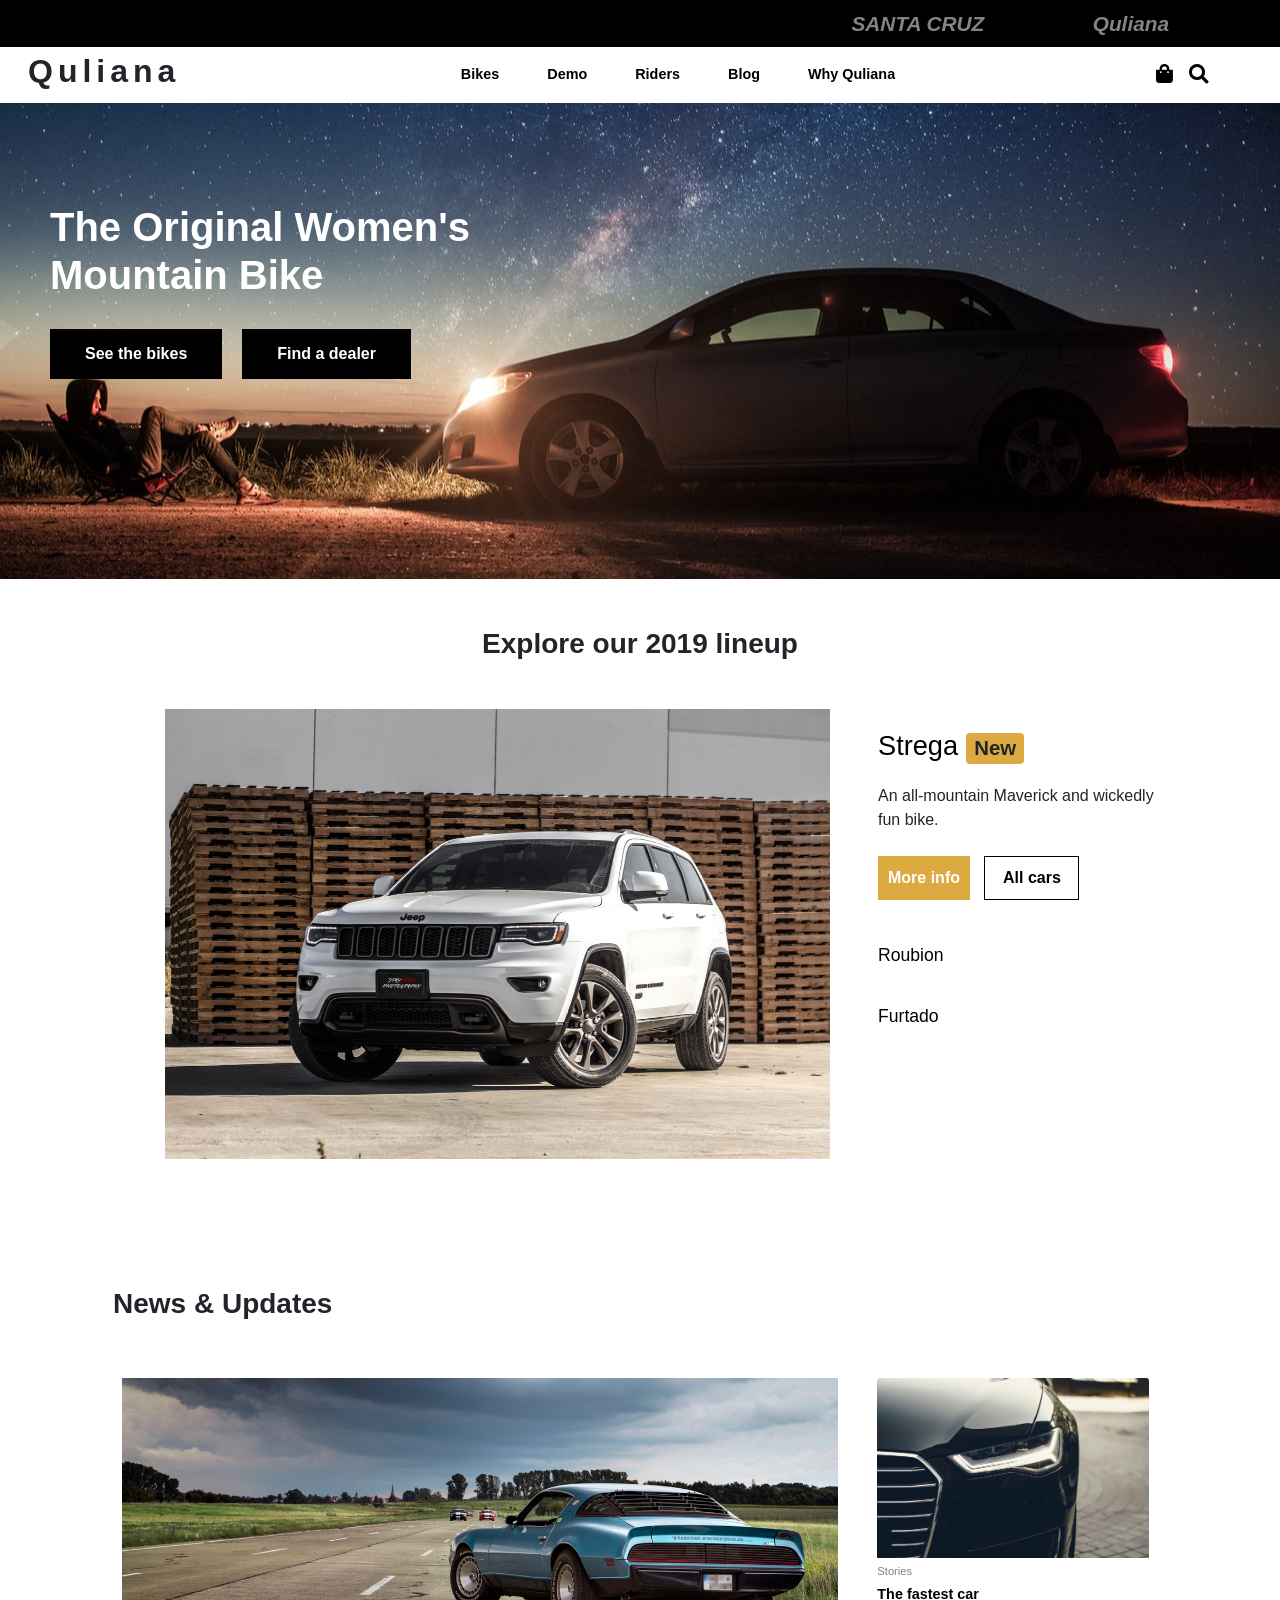
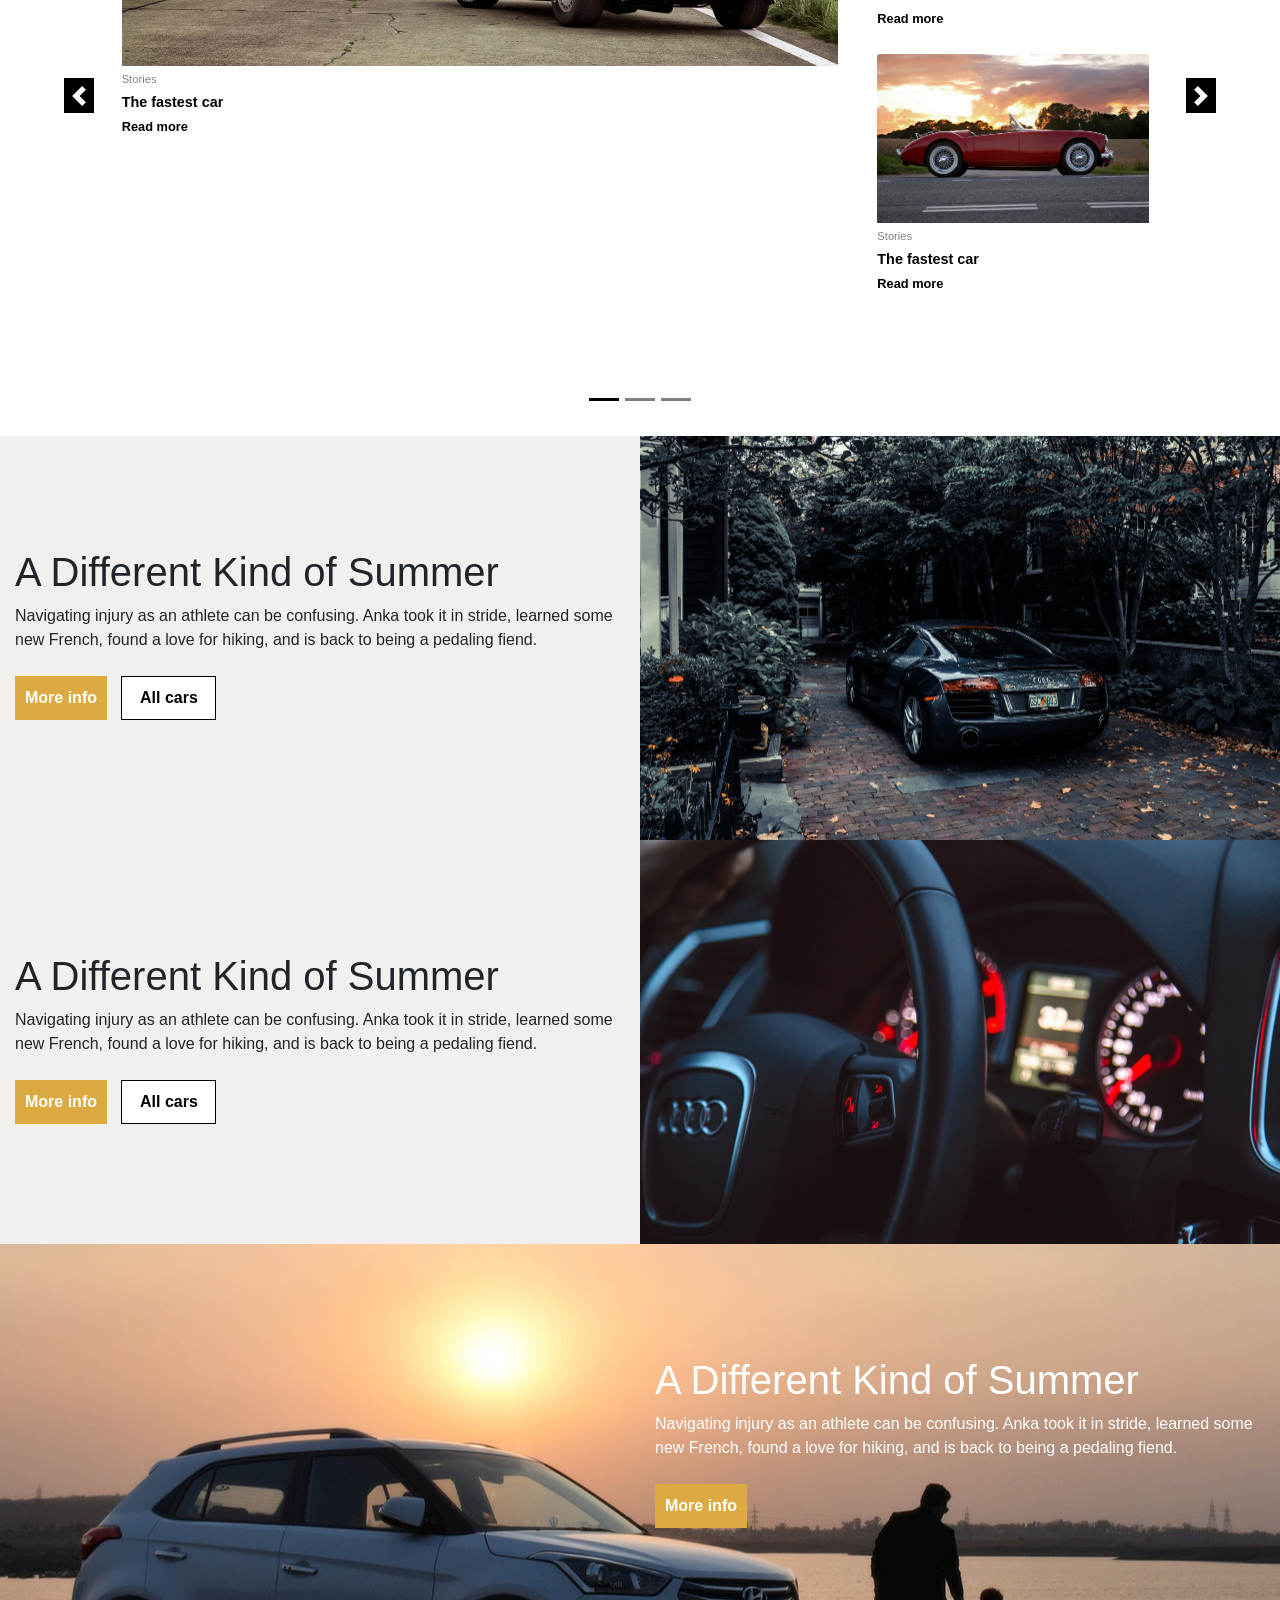
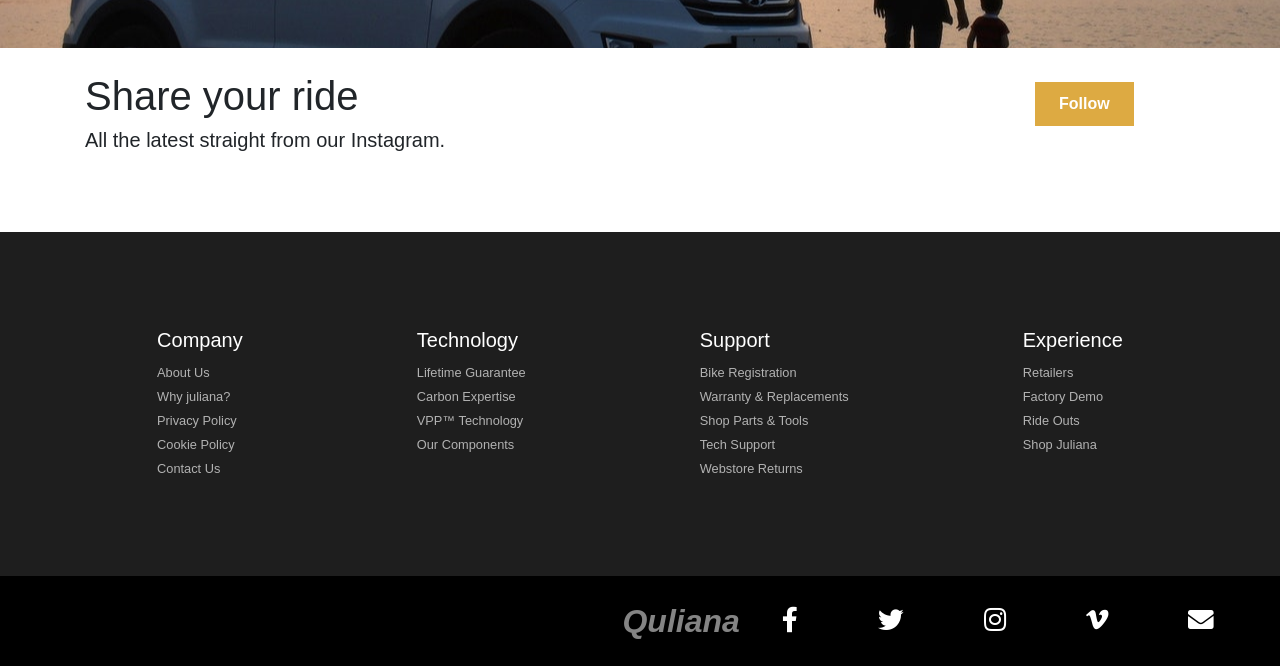
<file: docs/index.html>
<!DOCTYPE html>
<html lang="en">
<head>
    <meta charset="UTF-8">
    <meta name="viewport" content="width=device-width, initial-scale=1.0">
    <meta http-equiv="X-UA-Compatible" content="ie=edge">
    <title>Car-shop</title>
    <link rel="stylesheet" type="text/css" href="css/bootstrap.css">
    <link rel="stylesheet" type="text/css" href="css/index.css">
    <link rel="stylesheet" href="https://use.fontawesome.com/releases/v5.6.3/css/all.css" integrity="sha384-UHRtZLI+pbxtHCWp1t77Bi1L4ZtiqrqD80Kn4Z8NTSRyMA2Fd33n5dQ8lWUE00s/" crossorigin="anonymous">
<body> 








<div id="burger-body" class="container-fluid m-0">
<div style="height: 110vh" class="row justify-content-center">

  <ul class="nav flex-column">
      <li class="nav-item mx-1 mt-3" style="background-color: rgb(241, 241, 241);">
        
        </li>
    <li class="nav-item mx-1 mt-3">
      <a class="nav-link bold-size" href="#">Cars</a>
    </li>
    <li class="nav-item mx-1 mt-4">
      <a class="nav-link bold-size" href="#">Demo</a>
    </li>
    <li class="nav-item mx-1 mt-4">
      <a class="nav-link bold-size" href="#">Riders</a>
    </li>
    <li class="nav-item mx-1 mt-4">
            <a class="nav-link bold-size" href="#">Blog</a>
          </li>
          <li class="nav-item mx-1 mt-4">
                <a class="nav-link bold-size" href="#">Why Quliana</a>
              </li>
              <li class="nav-item mx-1 mt-4">
                  <a class="nav-link bold-size" href="#"><i class="fas fa-shopping-bag fa-lg"></i> Shop Quliana</a>
                </li>
  </ul>
  <ul class="nav">
                        <li class="nav-item mx-2">
                          <a class="nav-link color-black" href="#"><i class="fab fa-facebook-f fa-2x"></i></a>
                        </li>
                        <li class="nav-item mx-2">
                          <a class="nav-link color-black" href="#"><i class="fab fa-twitter  fa-2x"></i></a>
                        </li>
                        <li class="nav-item mx-2">
                          <a class="nav-link color-black" href="#"><i class="fab fa-instagram  fa-2x"></i></a>
                        </li>
                        <li class="nav-item mx-2">
                                <a class="nav-link color-black" href="#"><i class="fab fa-vimeo-v  fa-2x"></i></a>
                              </li>
                              <li class="nav-item mx-2">
                                    <a class="nav-link color-black" href="#"><i class="fas fa-envelope  fa-2x"></i></a>
                                  </li>                                                                                                     
                      </ul>    
</div>
</div>









  <div class="black">
    <div id="page">



<div class="container-fluid">
    <div class="row hidden">
        <div class="col-md-12 two-logos">
            <p class="text-right my-2 mx-5 "><a class="logo mx-2" id="logo-1">SANTA CRUZ</a> <a class="logo  mx-5" id="logo-2" class="m-5">Quliana</a></p>
        </div>
    </div>
    <div class="row align-items-center">


        <div id="menu-logo">
            <p class="juliana">Quliana</p>
            <div id="burger-wrapper" class="m-0"><span class="burger-btn"></span></div>
        </div>
        <div class="row justify-content-center" id="menu">
          <ul style="float: left;" class="m-0">
            <li class="menu-li mr-4 hiddenClass" style="margin-left: 90px"><a class="bold menu-hover">Bikes</a></li>
            <li class="menu-li mx-4 hiddenClass"><a class="bold menu-hover">Demo</a></li>
            <li class="menu-li mx-4 hiddenClass"><a class="bold menu-hover">Riders</a></li>
            <li class="menu-li mx-4 hiddenClass"><a class="bold menu-hover">Blog</a></li>
            <li class="menu-li mx-4 hiddenClass"><a class="bold menu-hover">Why Quliana</a></li>                  
          </ul>
        </div>
        <ul id="menu-icons" class="m-0">
            <li class="menu-li mx-2 menu-hover hiddenClass"><a class="menu-hover"><i class="fas fa-shopping-bag fa-lg"></i></a></li> 
            
            
            <li  id="search-text" class="nav-item hidden-pc menu-li">
                <div style="background-color: #fff; border: 1px solid #000;">
                <form style="margin-top: -10px;">
                  <input id="pc-search" type="text" placeholder="Search Site">
                  <input type="submit" class="pc-submit">
                </input>
                </form>
              </div>
            </li>

            <li id="search-remove" class="hidden-pc menu-li nav-item ml-4 mt-2 mr-2">
                <a role="button"><img src="svg_flags/remove-16.png"></a>
              </li>


            <li id="search-btn" class="menu-li mx-2">
                <a role="button" class="menu-hover"><i class="fas fa-search fa-lg"></i></a>
              </li>
        </ul>
                 
      </div>
</div>











    <div class="container-fluid">
    <div class="row">
    <div id="moto-wrapper">
        <h1 id="moto">The Original Women's <br>Mountain Bike</h1>
        <button class="yellow-button ">See the bikes</a>
        <button class="yellow-button m-0">Find a dealer</a>
    </div>
</div>
</div>



                           <!--PICTURE FADE!!!!-->

<div id="medium-carousel" class="container">
    <div class="row"><h3 class="my-5 mx-auto" style="font-weight:bold;">Explore our 2019 lineup</h3></div>
    <div class="row">
        <div class="col-md-7  offset-md-1 p-0">
            <div id="carouselExampleControls" class="carousel slide carousel-fade" data-ride="carousel" data-interval="false">
                    <div class="carousel-inner">
                      <div class="carousel-item active">
                            <div class="slide-width" id="slide-1"></div>
                      </div>
                      <div class="carousel-item">
                            <div class="slide-width" id="slide-2"></div>
                      </div>
                      <div class="carousel-item">
                            <div class="slide-width" id="slide-3"></div>
                      </div>
                    </div>                    
                  </div>
        </div>

        <div class="col-md-4 px-5">
                <ul class="nav flex-column carousel-nav">
                        <li class="nav-item" data-target="#carouselExampleControls" data-slide-to="0" class="active">
                          <a class="nav-link active toggle-li" id="a-toggle1" data-toggle="collapse" href="#collapse1" role="button" aria-expanded="false" aria-controls="collapseExample">Strega<span class="badge badge-warning mx-2" style="background-color: #ddaa42;">New</span></a>
                        </li>
                        <div class="collapse show" id="collapse1">
                                <div class="card card-body">
                                 <p>An all-mountain Maverick and wickedly fun bike.</p> 
                                 <p>
                                  <button id="collapse-button1" class="col-btn my-2">More info</button>
                                    <button id="collapse-button2" class="col-btn">All cars</button>
                                  </p>
                                </div>
                              </div>
                        <li class="nav-item" data-target="#carouselExampleControls" data-slide-to="1" class="active" >
                          <a class="nav-link" id="a-toggle2" data-toggle="collapse" href="#collapse2" role="button" aria-expanded="false" aria-controls="collapseExample">Roubion</a>
                        </li>
                        <div class="collapse" id="collapse2">
                          <div class="card card-body">
                            <p>Ready to rally the world.</p> 
                            <p>
                             <button id="collapse-button1" class="col-btn my-2">More info</button>
                               <button id="collapse-button2" class="col-btn">All cars</button>
                             </p>
                           </div>
                              </div>
                        <li class="nav-item" data-target="#carouselExampleControls" data-slide-to="2" class="active">
                          <a class="nav-link" id="a-toggle3" data-toggle="collapse" href="#collapse3" role="button" aria-expanded="false" aria-controls="collapseExample">Furtado</a>
                        </li>
                        <div class="collapse" id="collapse3">
                          <div class="card card-body">
                            <p>When you just want one, this is the one.</p> 
                            <p>
                             <button id="collapse-button1" class="col-btn my-2">More info</button>
                               <button id="collapse-button2" class="col-btn">All cars</button>
                             </p>
                           </div>
                              </div>
                            </ul>                    
        </div>
    </div>
</div>




<div id="mobile-carousel" class="container" style="height: 650px;">
  <div class="row"><h3 class="my-5 mx-auto" style="font-weight:bold;">Explore our 2019 lineup</h3></div>
  <div class="row">
      <div class="list-group">
          <a role="button" data-target="#explore-car" data-slide-to="0" class="active pr-3 pl-2 explore-li bold"><span id="Active-mobile" class="explore-span active-mobile">Strega</span><span class="badge badge-warning mx-2" style="background-color: #ddaa42;">New</span></a>
          <a role="button" data-target="#explore-car" data-slide-to="1" class="px-3 explore-li bold"><span id="explore-li1" class="explore-span">Roubion</span></a>
          <a role="button" data-target="#explore-car" data-slide-to="2" class="px-3 bold" style="text-decoration: none;"><span id="explore-li2" class="explore-span">Furtado</span></a>
      </div>   
  </div>

  <div id="explore-pics" class="row">
    <div class="slide-width">


      <div id="explore-car" class="carousel slide carousel-fade" data-ride="carousel" data-interval="false">
          <div class="carousel-inner">
            <div class="carousel-item active">
                  <div class="slide-width" id="slide-1"></div>
                  <div class="card card-body pl-2">
                    <p class="explore-title bold m-0 mt-1">Strega</p>
                      <p class="m-0">An all-mountain Maverick and wickedly fun bike.</p> 
                      <p>
                       <button id="collapse-button1" class="col-btn my-2">More info</button>
                         <button id="collapse-button2" class="col-btn">All cars</button>
                       </p>
                     </div>
            </div>
            <div class="carousel-item">
                  <div class="slide-width" id="slide-2"></div>
                  <div class="card card-body pl-2">
                      <p class="explore-title bold m-0 mt-1">Roubion</p>
                        <p class="m-0">Ready to rally the world.</p> 
                        <p>
                         <button id="collapse-button1" class="col-btn my-2">More info</button>
                           <button id="collapse-button2" class="col-btn">All cars</button>
                         </p>
                       </div>
            </div>
            <div class="carousel-item">
                  <div class="slide-width" id="slide-3"></div>
                  <div class="card card-body pl-2">
                      <p class="explore-title bold m-0 mt-1">Furtado</p>
                        <p class="m-0">When you just want one, this is the one.</p> 
                        <p>
                         <button id="collapse-button1" class="col-btn my-2">More info</button>
                           <button id="collapse-button2" class="col-btn">All cars</button>
                         </p>
                       </div>
            </div>
          </div>                    
        </div>
      </div>
  </div>
</div>





















<div class="container-fluid mobile-carousel">
    <div class="row" style="width: 100%"><h3 class="my-5 mobile-center" style="font-weight:bold;">News & Updates</h3></div>

  <div class="row justify-content-center">

<div class="media-block my-3">
  <div class="media-block-image">
    <a href="#">
        <img class="mobile-img" src="img/pexels-photo-981035.jpeg">      
    </a>
  </div>
  <div class="media-block-text">
    <a class="mt-3 mb-0" id="large-small">Stories</a><br>
    <a  id="lagre-title" class="mb-1">The fastest car</a><br>
    <a id="read-more"><span id="small-stroke"></span>Read more</a>
  </div>
</div>



<div class="media-block my-3">
  <div class="media-block-image">
    <a href="#">
        <img class="mobile-img" src="img/pexels-photo-305070.jpeg">      
    </a>
  </div>
  <div class="media-block-text">
    <a class="mt-3 mb-0" id="large-small">Stories</a><br>
    <a id="lagre-title" class="mb-1">The fastest car</a><br>
    <a id="read-more"><span id="small-stroke"></span>Read more</a>
  </div>
</div>



<div class="media-block my-3">
  <div class="media-block-image">
    <a href="#">
        <img class="mobile-img" src="img/pexels-photo-627678.jpeg">      
    </a>
  </div>
  <div class="media-block-text">
    <a class="mt-3 mb-0" id="large-small">Stories</a><br>
    <a id="lagre-title" class="mb-1">The fastest car</a><br>
    <a id="read-more"><span id="small-stroke"></span>Read more</a>
  </div>
</div>

<div class="collapse" id="mobile-collapse1" style="width: 100%">
<div class="media-block my-3">
  <div class="media-block-image">
    <a href="#">
        <img class="mobile-img" src="img/pexels-photo-1149137.jpeg">      
    </a>
  </div>
  <div class="media-block-text">
    <a class="mt-3 mb-0" id="large-small">Stories</a><br>
    <a id="lagre-title" class="mb-1">The fastest car</a><br>
    <a id="read-more"><span id="small-stroke"></span>Read more</a>
  </div>
</div>



<div class="media-block my-4">
  <div class="media-block-image">
    <a href="#">
        <img class="mobile-img" src="img/pexels-photo-707046.jpeg">      
    </a>
  </div>
  <div class="media-block-text">
    <a class="mt-3 mb-0" id="large-small">Stories</a><br>
    <a id="lagre-title" class="mb-1">The fastest car</a><br>
    <a id="read-more"><span id="small-stroke"></span>Read more</a>
  </div>
</div>



<div class="media-block my-4">
  <div class="media-block-image">
    <a href="#">
        <img class="mobile-img" src="img/light-car-inside-black.jpg">      
    </a>
  </div>
  <div class="media-block-text">
    <a class="mt-3 mb-0" id="large-small">Stories</a><br>
    <a id="lagre-title" class="mb-1">The fastest car</a><br>
    <a id="read-more"><span id="small-stroke"></span>Read more</a>
  </div>
</div>

<div class="media-block my-4">
  <div class="media-block-image">
    <a href="#">
        <img class="mobile-img" src="img/pexels-photo-326259.jpeg">      
    </a>
  </div>
  <div class="media-block-text">
    <a class="mt-3 mb-0" id="large-small">Stories</a><br>
    <a id="lagre-title" class="mb-1">The fastest car</a><br>
    <a id="read-more"><span id="small-stroke"></span>Read more</a>
  </div>
</div>



<div class="media-block my-4">
  <div class="media-block-image">
    <a href="#">
        <img class="mobile-img" src="img/pexels-photo-810357.jpeg">      
    </a>
  </div>
  <div class="media-block-text">
    <a class="mt-3 mb-0" id="large-small">Stories</a><br>
    <a id="lagre-title" class="mb-1">The fastest car</a><br>
    <a id="read-more"><span id="small-stroke"></span>Read more</a>
  </div>
</div>



<div class="media-block my-4">
  <div class="media-block-image">
    <a href="#">
        <img class="mobile-img" src="img/pexels-photo-1402787.jpeg">      
    </a>
  </div>
  <div class="media-block-text">
    <a class="mt-3 mb-0" id="large-small">Stories</a><br>
    <a id="lagre-title" class="mb-1">The fastest car</a><br>
    <a id="read-more"><span id="small-stroke"></span>Read more</a>
  </div>
</div>
</div>









<div class="collapse" id="mobile-collapse2" style="width: 100%">
  <div class="media-block mb-3 mt-1">
    <div class="media-block-image">
      <a href="#">
          <img class="mobile-img" src="img/pexels-photo-1149137.jpeg">      
      </a>
    </div>
    <div class="media-block-text">
      <a class="mt-3 mb-0" id="large-small">Stories</a><br>
      <a id="lagre-title" class="mb-1">The fastest car</a><br>
      <a id="read-more"><span id="small-stroke"></span>Read more</a>
    </div>
  </div>
  
  
  
  <div class="media-block my-4">
    <div class="media-block-image">
      <a href="#">
          <img class="mobile-img" src="img/pexels-photo-707046.jpeg">      
      </a>
    </div>
    <div class="media-block-text">
      <a class="mt-3 mb-0" id="large-small">Stories</a><br>
      <a id="lagre-title" class="mb-1">The fastest car</a><br>
      <a id="read-more"><span id="small-stroke"></span>Read more</a>
    </div>
  </div>
  
  
  
  <div class="media-block my-4">
    <div class="media-block-image">
      <a href="#">
          <img class="mobile-img" src="img/light-car-inside-black.jpg">      
      </a>
    </div>
    <div class="media-block-text">
      <a class="mt-3 mb-0" id="large-small">Stories</a><br>
      <a id="lagre-title" class="mb-1">The fastest car</a><br>
      <a id="read-more"><span id="small-stroke"></span>Read more</a>
    </div>
  </div>
  
  <div class="media-block my-4">
    <div class="media-block-image">
      <a href="#">
          <img class="mobile-img" src="img/pexels-photo-326259.jpeg">      
      </a>
    </div>
    <div class="media-block-text">
      <a class="mt-3 mb-0" id="large-small">Stories</a><br>
      <a id="lagre-title" class="mb-1">The fastest car</a><br>
      <a id="read-more"><span id="small-stroke"></span>Read more</a>
    </div>
  </div>
  
  
  
  <div class="media-block my-4">
    <div class="media-block-image">
      <a href="#">
          <img class="mobile-img" src="img/pexels-photo-810357.jpeg">      
      </a>
    </div>
    <div class="media-block-text">
      <a class="mt-3 mb-0" id="large-small">Stories</a><br>
      <a id="lagre-title" class="mb-1">The fastest car</a><br>
      <a id="read-more"><span id="small-stroke"></span>Read more</a>
    </div>
  </div>
  
  
  
  <div class="media-block my-4">
    <div class="media-block-image">
      <a href="#">
          <img class="mobile-img" src="img/pexels-photo-1402787.jpeg">      
      </a>
    </div>
    <div class="media-block-text">
      <a class="mt-3 mb-0" id="large-small">Stories</a><br>
      <a id="lagre-title" class="mb-1">The fastest car</a><br>
      <a id="read-more"><span id="small-stroke"></span>Read more</a>
    </div>
  </div>
  </div>
               





    <button id="collapse-btn" class="col-btn mt-5" data-toggle="collapse" href="#mobile-collapse1" role="button" aria-expanded="false" aria-controls="collapseExample">Load more</button>
    <button id="collapse-btn1" class="col-btn mt-5 hidden" data-toggle="collapse" href="#mobile-collapse2" role="button" aria-expanded="false" aria-controls="collapseExample">Load more</button>
  </div>
</div>



                           <!--Mobile news-->




<div id="news-mobile" class="row" style="width: 100%; margin-top:80px" ><h3 class="my-5 mobile-center" style="font-weight:bold;">News & Updates</h3></div>
    <div id="main-carousel" class="col-md-12">
        <a class="carousel-control-prev" href="#carouselExampleIndicators" role="button" data-slide="prev">
            <span class="carousel-control-prev-icon" aria-hidden="true"></span>
            <span class="sr-only">Previous</span>
          </a>
          <a class="carousel-control-next" href="#carouselExampleIndicators" role="button" data-slide="next">
              <span class="carousel-control-next-icon" aria-hidden="true"></span>
              <span class="sr-only">Next</span>
            </a>




        <div id="carouselExampleIndicators" class="carousel slide" data-ride="carousel" data-interval="false">
            <ol class="carousel-indicators">
              <li data-target="#carouselExampleIndicators" data-slide-to="0" class="active"></li>
              <li data-target="#carouselExampleIndicators" data-slide-to="1"></li>
              <li data-target="#carouselExampleIndicators" data-slide-to="2"></li>
            </ol>
            <div class="carousel-inner">

                            <!--ITEM-1-->

              <div class="carousel-item h-70 active" style="margin-top: 10px">
                <div class="row mb-3">
                  <div class="col-md-7 offset-md-1">
                    <div class="overflow">

                            <!--Big image-->

                    <div id="large-bg" class="zoom"></div>
                   </div>
                    <a class="mt-3 mb-0" id="large-small">Stories</a><br>
                    <a id="lagre-title" class="mb-1">The fastest car</a><br>
                    <a id="read-more"><span id="small-stroke"></span>Read more</a>
                  </div>
                  <div class="col-md-3 ">
                    <div class="row">

                              <!--Card-1-->


                      <div class="card mx-4">
                        <div class="overflow">
                        <img class="card-img-top zoom" src="img/pexels-photo-305070.jpeg">
                       </div>
                        <div class="card-body">
                          <div class="card-text">
                           <a class="mt-3 mb-0" id="large-small">Stories</a><br>
                           <a id="lagre-title" class="mb-1">The fastest car</a><br>
                           <a id="read-more"><span id="small-stroke"></span>Read more</a>
                          </div>

                          
                              <!--Card-2-->


                          <div class="card mt-4 mb-4">
                            <div class="overflow">
                           <img class="card-img-top zoom" src="img/pexels-photo-627678.jpeg">
                         </div>
                           <div class="card-body">
                             <div class="card-text">
                              <a class="mt-3 mb-0" id="large-small">Stories</a><br>
                              <a id="lagre-title" class="mb-1">The fastest car</a><br>
                              <a id="read-more"><span id="small-stroke"></span>Read more</a>
                             </div>
                        </div>
                      </div>
                    </div>
                  </div>
                </div>
               </div>
             </div>

             
             </div>
                         <!--ITEM-2-->
              <div class="carousel-item" style="margin-top: 5px">
              <div class="row">
                <div class="col-md-3 mr-right">
                    <div class="card">
                        <div class="overflow">
                       <img class="card-img-top zoom" src="img/pexels-photo-1149137.jpeg">
                     </div>
                       <div class="card-body">
                         <div class="card-text">
                          <a class="mt-3 mb-0" id="large-small">Stories</a><br>
                          <a id="lagre-title" class="mb-1">The fastest car</a><br>
                          <a id="read-more"><span id="small-stroke"></span>Read more</a>
                         </div>
                    </div>
                  </div>
                </div>
                <div class="col-md-3">
                  <div class="card">
                    <div class="overflow">
                   <img class="card-img-top zoom" src="img/pexels-photo-707046.jpeg">
                 </div>
                   <div class="card-body">
                     <div class="card-text">
                      <a class="mt-3 mb-0" id="large-small">Stories</a><br>
                      <a id="lagre-title" class="mb-1">The fastest car</a><br>
                      <a id="read-more"><span id="small-stroke"></span>Read more</a>
                     </div>
                </div>
              </div>
            </div>
                <div class="col-md-3">
                  <div class="card">
                    <div class="overflow">
                   <img class="card-img-top zoom" src="img/light-car-inside-black.jpg">
                 </div>
                   <div class="card-body">
                     <div class="card-text">
                      <a class="mt-3 mb-0" id="large-small">Stories</a><br>
                      <a id="lagre-title" class="mb-1">The fastest car</a><br>
                      <a id="read-more"><span id="small-stroke"></span>Read more</a>
                     </div>
                </div>
              </div>
            </div>
              </div>


                            <!--ROW-2-->


                    <div class="row mt-4 small-bottom">
                        <div class="col-md-3 mr-right">
                            <div class="card">
                                <div class="overflow">
                               <img class="card-img-top zoom" src="img/pexels-photo-326259.jpeg">
                             </div>
                               <div class="card-body">
                                 <div class="card-text">
                                  <a class="mt-3 mb-0" id="large-small">Stories</a><br>
                                  <a id="lagre-title" class="mb-1">The fastest car</a><br>
                                  <a id="read-more"><span id="small-stroke"></span>Read more</a>
                                 </div>
                            </div>
                          </div>
                        </div>
                        <div class="col-md-3">
                          <div class="card">
                            <div class="overflow">
                           <img class="card-img-top zoom" src="img/pexels-photo-810357.jpeg">
                         </div>
                           <div class="card-body">
                             <div class="card-text">
                              <a class="mt-3 mb-0" id="large-small">Stories</a><br>
                              <a id="lagre-title" class="mb-1">The fastest car</a><br>
                              <a id="read-more"><span id="small-stroke"></span>Read more</a>
                             </div>
                        </div>
                      </div>
                    </div>
                        <div class="col-md-3"><div class="card">
                            <div class="overflow">
                           <img class="card-img-top zoom" src="img/pexels-photo-1402787.jpeg">
                         </div>
                           <div class="card-body">
                             <div class="card-text">
                              <a class="mt-3 mb-0" id="large-small">Stories</a><br>
                              <a id="lagre-title" class="mb-1">The fastest car</a><br>
                              <a id="read-more"><span id="small-stroke"></span>Read more</a>
                             </div>
                        </div>
                      </div></div>
                      </div>
                
              </div>
              <div class="carousel-item" style="margin-top: 5px">
                  <div class="row">
                      <div class="col-md-3 mr-right">
                          <div class="card">
                              <div class="overflow">
                             <img class="card-img-top zoom" src="img/pexels-photo-1149137.jpeg">
                           </div>
                             <div class="card-body">
                               <div class="card-text">
                                <a class="mt-3 mb-0" id="large-small">Stories</a><br>
                                <a id="lagre-title" class="mb-1">The fastest car</a><br>
                                <a id="read-more"><span id="small-stroke"></span>Read more</a>
                               </div>
                          </div>
                        </div>
                      </div>
                      <div class="col-md-3">
                        <div class="card">
                          <div class="overflow">
                         <img class="card-img-top zoom" src="img/pexels-photo-707046.jpeg">
                       </div>
                         <div class="card-body">
                           <div class="card-text">
                            <a class="mt-3 mb-0" id="large-small">Stories</a><br>
                            <a id="lagre-title" class="mb-1">The fastest car</a><br>
                            <a id="read-more"><span id="small-stroke"></span>Read more</a>
                           </div>
                      </div>
                    </div>
                  </div>
                      <div class="col-md-3">
                        <div class="card">
                          <div class="overflow">
                         <img class="card-img-top zoom" src="img/light-car-inside-black.jpg">
                       </div>
                         <div class="card-body">
                           <div class="card-text">
                            <a class="mt-3 mb-0" id="large-small">Stories</a><br>
                            <a id="lagre-title" class="mb-1">The fastest car</a><br>
                            <a id="read-more"><span id="small-stroke"></span>Read more</a>
                           </div>
                      </div>
                    </div>
                  </div>
                    </div>
      
      
                                  <!--ROW-2-->
      
      
                          <div class="row mt-4 small-bottom">
                              <div class="col-md-3 mr-right">
                                  <div class="card">
                                      <div class="overflow">
                                     <img class="card-img-top zoom" src="img/pexels-photo-326259.jpeg">
                                   </div>
                                     <div class="card-body">
                                       <div class="card-text">
                                        <a class="mt-3 mb-0" id="large-small">Stories</a><br>
                                        <a id="lagre-title" class="mb-1">The fastest car</a><br>
                                        <a id="read-more"><span id="small-stroke"></span>Read more</a>
                                       </div>
                                  </div>
                                </div>
                              </div>
                              <div class="col-md-3">
                                <div class="card">
                                  <div class="overflow">
                                 <img class="card-img-top zoom" src="img/pexels-photo-810357.jpeg">
                               </div>
                                 <div class="card-body">
                                   <div class="card-text">
                                    <a class="mt-3 mb-0" id="large-small">Stories</a><br>
                                    <a id="lagre-title" class="mb-1">The fastest car</a><br>
                                    <a id="read-more"><span id="small-stroke"></span>Read more</a>
                                   </div>
                              </div>
                            </div>
                          </div>
                              <div class="col-md-3"><div class="card">
                                  <div class="overflow">
                                 <img class="card-img-top zoom" src="img/pexels-photo-1402787.jpeg">
                               </div>
                                 <div class="card-body">
                                   <div class="card-text">
                                    <a class="mt-3 mb-0" id="large-small">Stories</a><br>
                                    <a id="lagre-title" class="mb-1">The fastest car</a><br>
                                    <a id="read-more"><span id="small-stroke"></span>Read more</a>
                                   </div>
                              </div>
                            </div></div>
                            </div>          
              </div>        
          </div>
    </div>
  </div>


                    <!--SECTION-4-->
            <div class="container-fluid mt-5">

                         <!--ROW1-->
              <div class="row">
                <div class="col-md-6 g" style="background-color:#f2efef;">
                  <div class="wrapper">
<h1>A Different Kind of Summer</h1>
<p>Navigating injury as an athlete can be confusing. Anka took it in stride, learned some new French, found a love for hiking, and is back to being a pedaling fiend.</p>
<button id="collapse-button1" class="col-btn my-2">More info</button>
<button id="collapse-button2" class="col-btn">All cars</button>
                  </div>
                </div>
                <div class="col-md-6 section4-img1"></div>
              </div>

                  <!--ROW2-->

              <div class="row">
                <div class="col-md-6 section4-img2" ></div>
                <div class="col-md-6 g" style="background-color:#f2efef;">
                  <div id="order-stuff" class="wrapper">
<h1>A Different Kind of Summer</h1>
<p>Navigating injury as an athlete can be confusing. Anka took it in stride, learned some new French, found a love for hiking, and is back to being a pedaling fiend.</p>
<button id="collapse-button1" class="col-btn my-2">More info</button>
<button id="collapse-button2" class="col-btn">All cars</button>
                  </div>
                </div>
              </div>
            </div>


              <!--SECTION-5-->


              <div class="container-fluid section-5-bg">
                <div class="row">
                  <div class="col-md-6"></div>
                  <div class="col-md-6">
                      <div class="wrapper" style="color: white">
                          <h1>A Different Kind of Summer</h1>
                          <p>Navigating injury as an athlete can be confusing. Anka took it in stride, learned some new French, found a love for hiking, and is back to being a pedaling fiend.</p>
                          <button id="collapse-button1" class="col-btn my-2">More info</button>
                      </div>
                  </div>
                </div>
              </div>


                  <!--SECTION-6-->

<div class="container">
  <div class="row my-4 align-items-center">
    <div class="col-md-10">
        <h1>Share your ride</h1>
        <h5>All the latest straight from our Instagram.</h5>
    </div> 
     <div class="col-md-2">
        <button id="follow-btn" class="col-btn mb-4 px-4">Follow</button>

     </div>  
  </div>


  <div id="instafeed" class="row mx-auto justify-content-center mb-5">
    
  </div>
</div>


               <!--FOOTER-->

<footer>
               <div class="container">
                  <div class="footer-align">
                  <div class="row">                   
          <div class="footer-ul first-ul" >
                     <h5 class="mt-5" style="color: #fff;">Company</h5>
                      <ul  class="nav flex-column mb-5">
                          <li class="nav-item">
                            <a class="nav-link active footer-link" href="#">About Us</a>
                          </li>
                          <li class="nav-item">
                            <a class="nav-link footer-link" href="#">Why juliana?</a>
                          </li>
                          <li class="nav-item">
                            <a class="nav-link footer-link" href="#">Privacy Policy</a>
                          </li>
                          <li class="nav-item">
                            <a class="nav-link footer-link" href="#">Cookie Policy</a>
                          </li>
                          <li class="nav-item">
                              <a class="nav-link footer-link" href="#">Contact Us</a>
                            </li>
                        </ul>
                      </div> 
                      <div class="footer-ul">
                      <h5 class="mt-5" style="color: #fff;">Technology</h5>
                      <ul class="nav flex-column mb-5">
                          <li class="nav-item ">
                            <a class="nav-link active footer-link" href="#">Lifetime Guarantee</a>
                          </li>
                          <li class="nav-item">
                            <a class="nav-link footer-link" href="#">Carbon Expertise</a>
                          </li>
                          <li class="nav-item">
                            <a class="nav-link footer-link" href="#">VPP™ Technology</a>
                          </li>
                          <li class="nav-item">
                            <a class="nav-link footer-link" href="#">Our Components</a>
                          </li>
                        </ul>
                      </div>
                        <div class="footer-ul first-ul">
                      <h5 class="mt-5" style="color: #fff;">Support</h5>
                      <ul class="nav flex-column mb-5">
                          <li class="nav-item ">
                            <a class="nav-link active footer-link" href="#">Bike Registration</a>
                          </li>
                          <li class="nav-item">
                            <a class="nav-link footer-link" href="#">Warranty & Replacements</a>
                          </li>
                          <li class="nav-item">
                            <a class="nav-link footer-link" href="#">Shop Parts & Tools</a>
                          </li>
                          <li class="nav-item">
                            <a class="nav-link footer-link" href="#">Tech Support</a>
                          </li>
                          <li class="nav-item">
                              <a class="nav-link footer-link" href="#">Webstore Returns</a>
                            </li>
                        </ul>
                      </div>
                        <div class="footer-ul">
                      <h5 class="mt-5" style="color: #fff;">Experience</h5>
                      <ul class="nav flex-column mb-5">
                          <li class="nav-item ">
                            <a class="nav-link active footer-link" href="#">Retailers</a>
                          </li>
                          <li class="nav-item">
                            <a class="nav-link footer-link" href="#">Factory Demo</a>
                          </li>
                          <li class="nav-item">
                            <a class="nav-link footer-link" href="#">Ride Outs</a>
                          </li>
                          <li class="nav-item">
                            <a class="nav-link footer-link" href="#">Shop Juliana</a>
                          </li>              
                        </ul>
                      </div>
                    </div>
                  </div>
               </div>

               <div class="row m-0 align-items-center" style="background-color: #000; position: relative">
                 <div id="logo-auto" class="col-md-1 mr-5"><div id="logo-p-2" style="margin: 1.3rem"><a class="logo" id="logo-2" style="font-size: 2rem;">Quliana</a></div></div>
                
                    <ul id="social-nav" class="nav">
                        <li class="nav-item mx-1">
                          <a class="nav-link footer-icon" href="#"><i class="fab fa-facebook-f fa-2x"></i></a>
                        </li>
                        <li class="nav-item mx-1">
                          <a class="nav-link footer-icon" href="#"><i class="fab fa-twitter  fa-2x"></i></a>
                        </li>
                        <li class="nav-item mx-1">
                          <a class="nav-link footer-icon" href="#"><i class="fab fa-instagram  fa-2x"></i></a>
                        </li>
                        <li class="nav-item mx-1">
                                <a class="nav-link footer-icon" href="#"><i class="fab fa-vimeo-v  fa-2x"></i></a>
                              </li>
                              <li class="nav-item mx-1">
                                    <a class="nav-link footer-icon" href="#"><i class="fas fa-envelope  fa-2x"></i></a>
                                  </li>                                                                                                     
                      </ul>              
                        
               </div>
              </div>
            </div>
</footer>



    <script src="js/jquery.js"></script>
    <script src="js/pooper.min.js"></script>
    <script src="js/bootstrap.min.js"></script>
    <script src="js/index.js"></script>
    <script src="js/insta.js"></script>
    <script src="js/instacustom.js"></script>
</body>
</html>
</file>
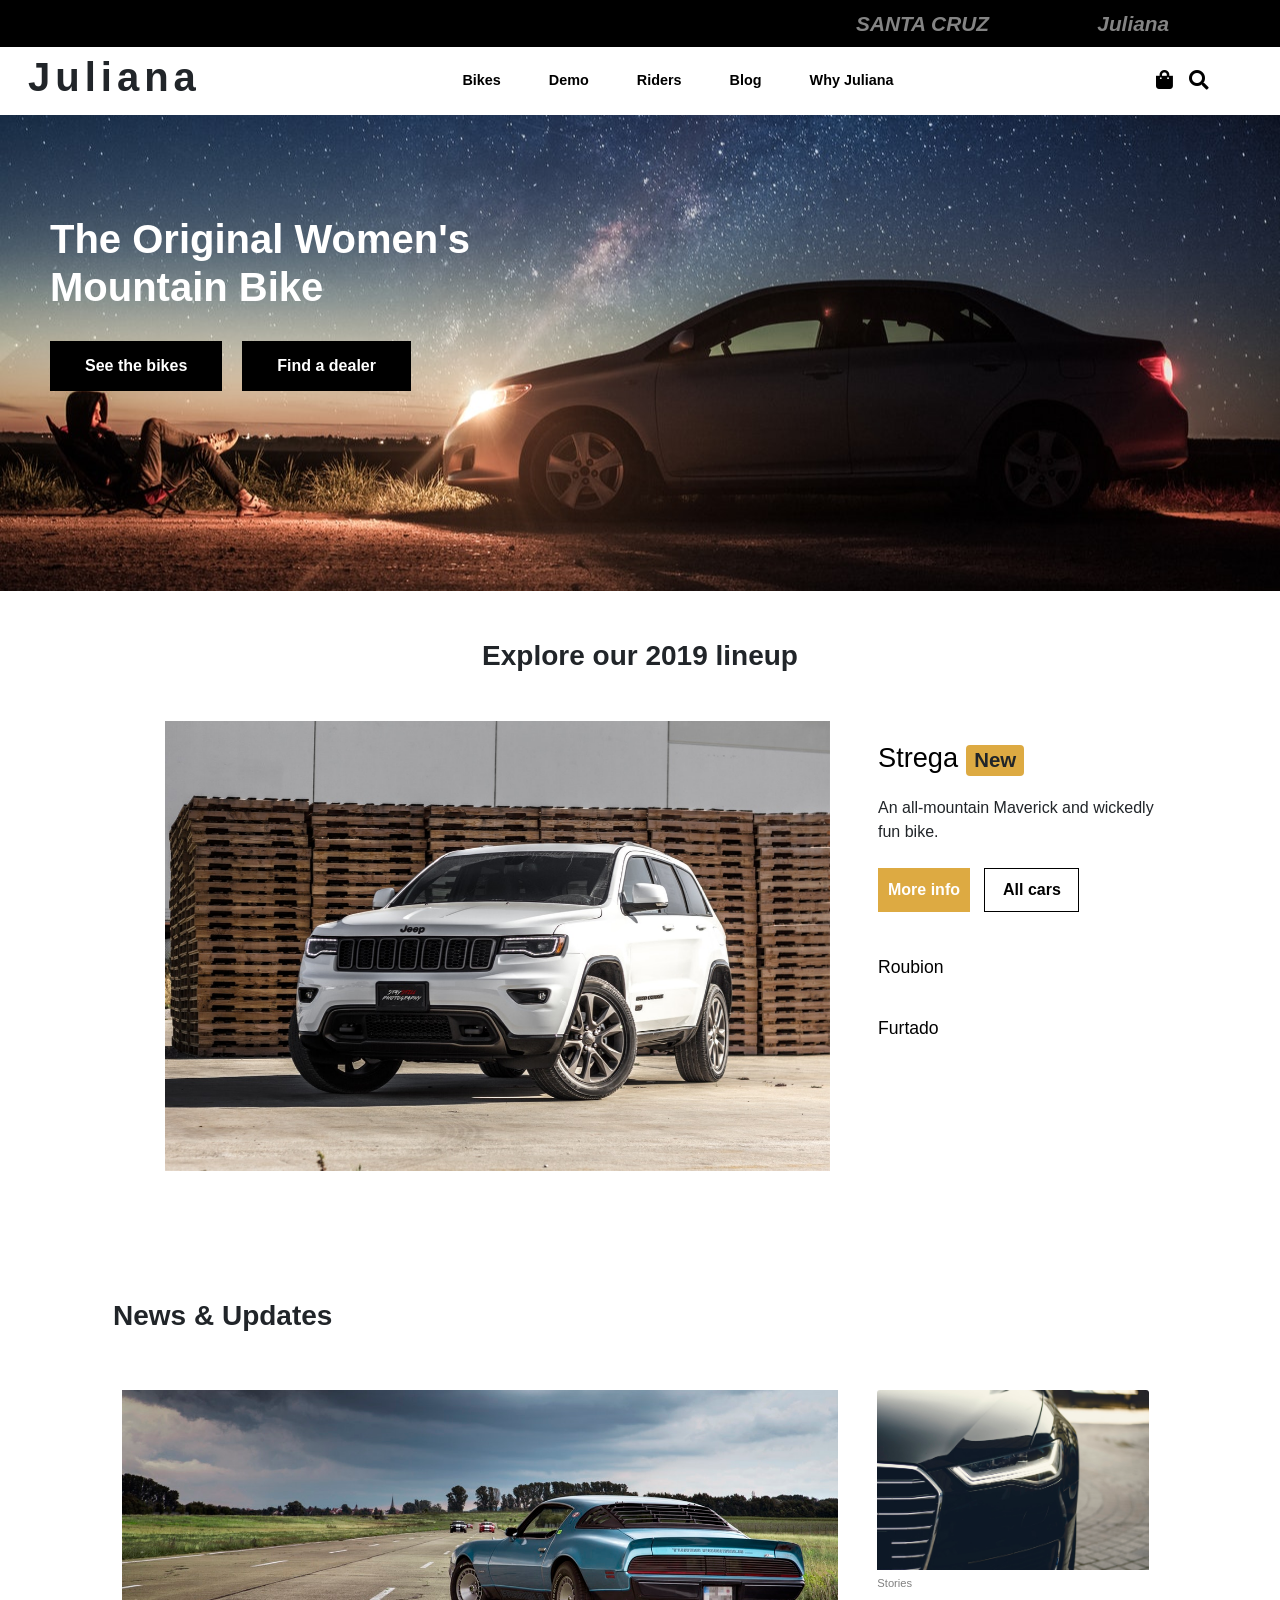
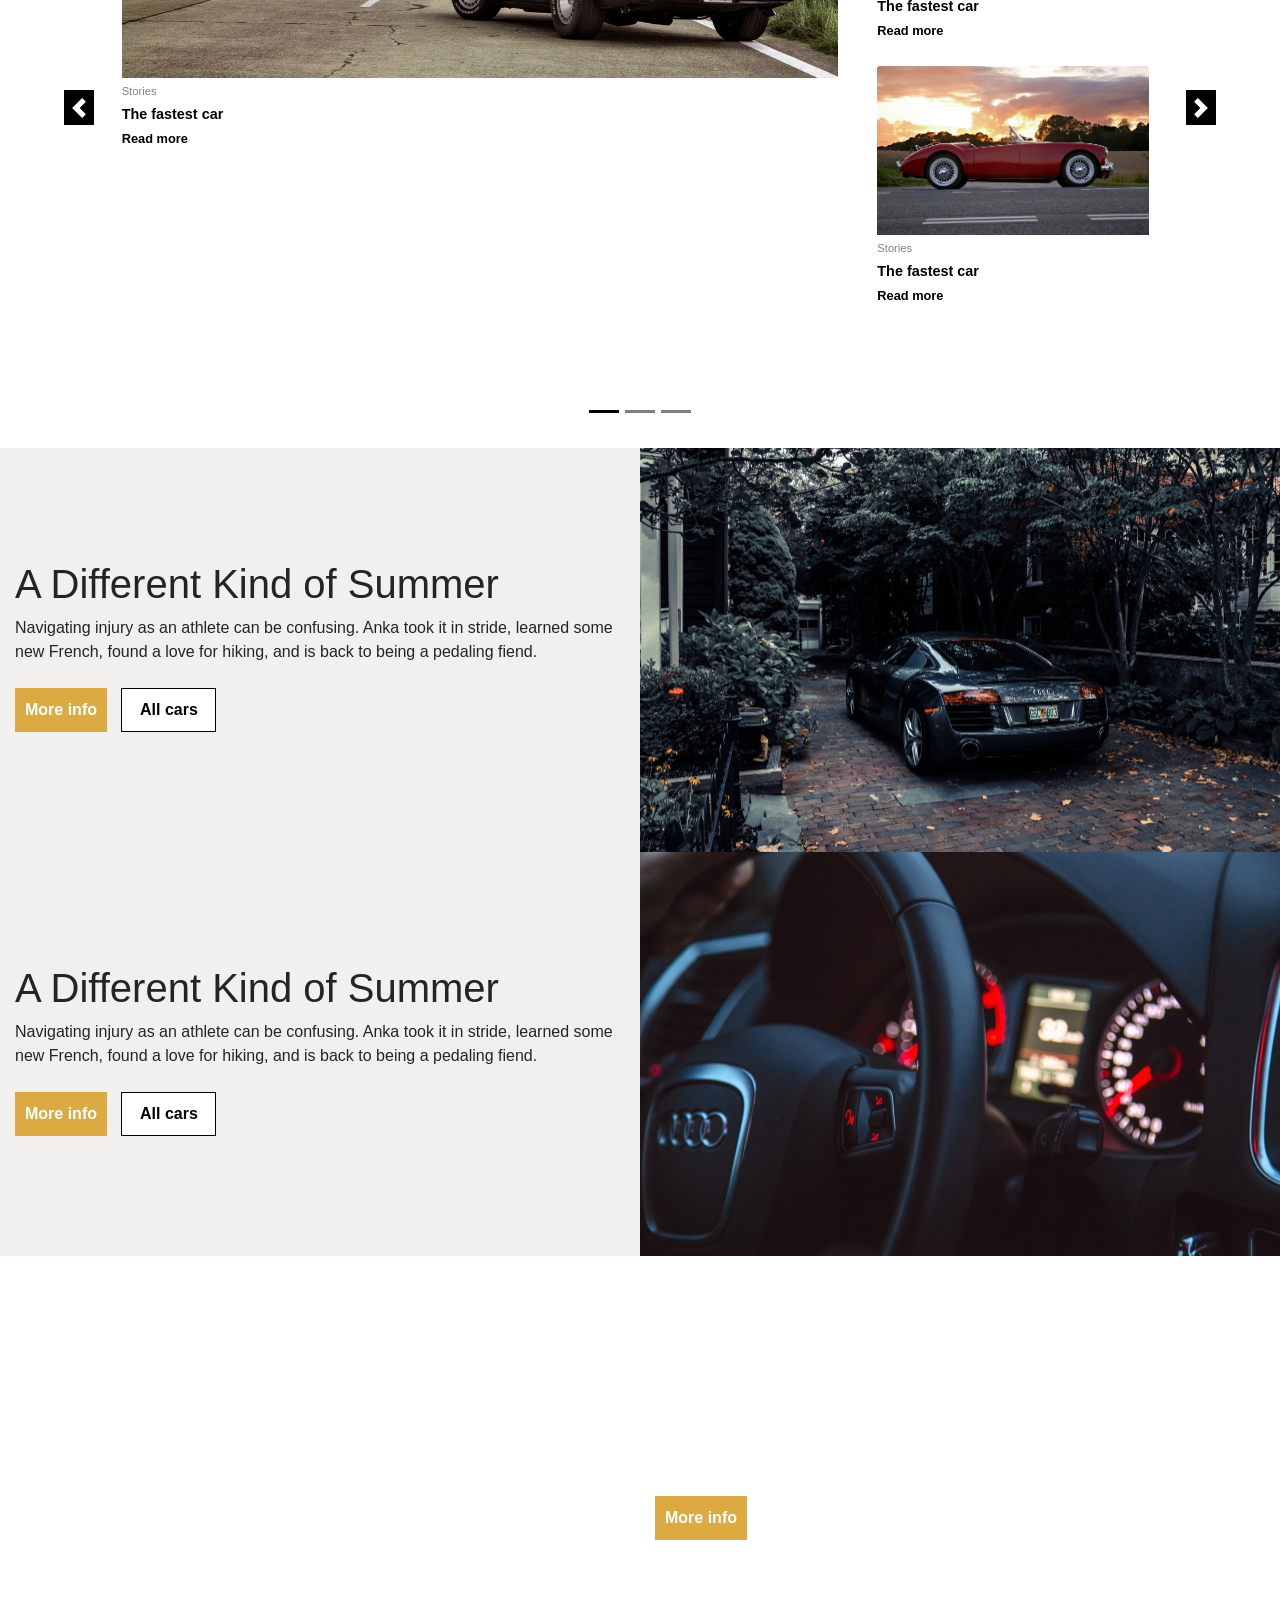
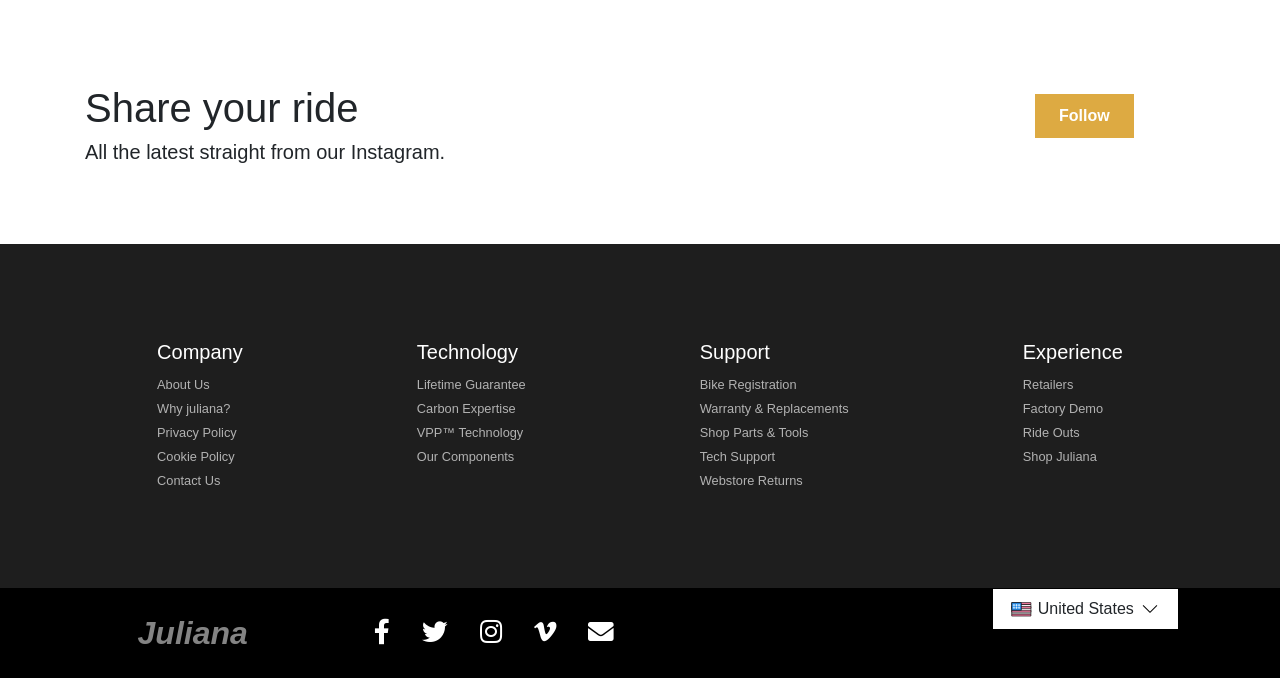
<file: docs/main.html>
<!DOCTYPE html>
<html lang="en">
<head>
    <meta charset="UTF-8">
    <meta name="viewport" content="width=device-width, initial-scale=1.0">
    <meta http-equiv="X-UA-Compatible" content="ie=edge">
    <title>Challenge</title>
    <link rel="stylesheet" type="text/css" href="css/bootstrap.css">
    <link rel="stylesheet" type="text/css" href="css/main.css">
    <link rel="stylesheet" href="https://use.fontawesome.com/releases/v5.6.3/css/all.css" integrity="sha384-UHRtZLI+pbxtHCWp1t77Bi1L4ZtiqrqD80Kn4Z8NTSRyMA2Fd33n5dQ8lWUE00s/" crossorigin="anonymous">
<body> 





             <!--Pop-Up-->


  <div class="container-fluid" id="pop-up">
<div class="row justify-content-end">
<p id="remove-margin" class="m-4"><a class="remove"><img style="color:#fff;" src="svg_flags/remove.png"></a></p>
</div>
<div class="container">
<div class="row justify-content-center align-items-center">
  <div class="col-md-9 p-0">
    
        <div class="row">
          <div class="col-md-12">
            <div class="row pop-header" style="background-color: #000;">
        <div class="col-md-3">
          <p class="m-0 pt-1 pop-logo">Juliana</p>
        </div>
        <div class="col-md-8 offset-md-1 text-right">
          <p class="mt-3" style="color: #fff;">Current-region: <img src="svg_flags/USA.png"> United-States</p>
        </div>
      </div>
      </div>




      <div class="row no-gutters body-length py-2 pl-4 pr-2" style="background-color: #fff;">
        <div class="col-md-11  m-3">
          <h5 class="pop-title">Select Region Preference</h5>
          <p class="m-0">You can always access these options at the bottom of every page.</p>



<div class="row mt-4 py-2 flags-border">
  <div class="col-md-4">
      <ul class="nav flex-column mb-2">
          <li class="nav-item">
              <p class="nav-link  pop-li active flag-title">Americas</p>
          </li>
          <li class="nav-item">
            <a class="nav-link  pop-li pop-link" href="#"><p class="m-0"><img src="svg_flags/USA.png"> United States</p></a>
          </li>
          <li class="nav-item">
              <a class="nav-link  pop-li pop-link" href="#"><p class="m-0"><img src="svg_flags/Canada.png"> Canada</p></a>
          </li>
          <li class="nav-item">
              <a class="nav-link  pop-li pop-link" href="#"><p class="m-0"><img src="svg_flags/Chile.png"> Chile</p></a>
          </li>
          <li class="nav-item">
              <a class="nav-link  pop-li pop-link" href="#"><p class="m-0"><img src="svg_flags/Mexico(Italy).png"> Mexico</p></a>
            </li>
        </ul>
  </div>
  <div class="col-md-4">
      <ul class="nav flex-column mb-2">
          <li class="nav-item">
              <p class="nav-link  pop-li active flag-title">Europe</p>
          </li>
          <li class="nav-item">
            <a class="nav-link  pop-li pop-link" href="#"><p class="m-0"><img src="svg_flags/France.png"> France</p></a>
          </li>
          <li class="nav-item">
              <a class="nav-link  pop-li pop-link" href="#"><p class="m-0"><img src="svg_flags/Germany.png"> Germany</p></a>
          </li>
          <li class="nav-item">
              <a class="nav-link  pop-li pop-link" href="#"><p class="m-0"><img src="svg_flags/UK.png"> United kingdom</p></a>
          </li>
          <li class="nav-item">
              <a class="nav-link  pop-li pop-link" href="#"><p class="m-0"><img src="svg_flags/Romania.png"> Romania</p></a>
            </li>
            <li class="nav-item">
                <a class="nav-link  pop-li pop-link" href="#"><p class="m-0"><img src="svg_flags/Sweden.png"> Sweden</p></a>
              </li>
        </ul>
  </div>
  <div class="col-md-4">
      <ul class="nav flex-column mb-2">
          <li class="nav-item">
            <p class="nav-link  pop-li active flag-title">Everywhere Else</p>
          </li>
          <li class="nav-item">
            <a class="nav-link  pop-li pop-link" href="#"><p class="m-0"><img src="svg_flags/Israel.png"> Israel</p></a>
          </li>
          <li class="nav-item">
              <a class="nav-link  pop-li pop-link" href="#"><p class="m-0"><img src="svg_flags/Japan.png"> Japan</p></a>
          </li>
          <li class="nav-item">
              <a class="nav-link  pop-li pop-link" href="#"><p class="m-0"><img src="svg_flags/Greece.png"> Greece</p></a>
          </li>
          <li class="nav-item">
              <a class="nav-link  pop-li pop-link" href="#"><p class="m-0"><img src="svg_flags/Georgia.png"> Georgia</p></a>
            </li>
        </ul>
  </div>
</div>



<div class="row mt-3">
  <div class="col-md-12">
    <p class="m-0">Not finding your region?</p>
    <p class="m-0"><a class="view-site">View our US site</a></p>
  </div>
</div>

        </div>
        </div>
      </div>        
  </div>
</div>  
</div>  
  
</div>


            <!--MOBILE POP-UP-->


            <div class="container" id="pop-up-mobile">
              <div class="row mx-2 justify-content-end">
              <p id="remove-margin" class="m-2"><a class="remove"><img style="color:#fff;" src="svg_flags/remove.png"></a></p>
              </div>
              <div class="row mx-2">
                <div class="col-md-12">
                  <div class="row pop-header-mobile" style="background-color: #000;">
              <div class="col-md-3">
                <p class="m-0 pt-1 pop-logo">Juliana</p>
              </div>
              <div class="col-md-8 offset-md-1 text-left">
                <p class="mt-3" style="color: #fff;">Current-region: <img src="svg_flags/USA.png"> United-States</p>
              </div>
            </div>
            </div>
          </div>
          <div class="row mx-2 p-4 body-length" style="background-color: #fff;">
            <div>
                <div id="mobile-region" class="hidden">
                       <p class="mb-0 mt-1 ml-2 bold">Americans</p>
              <p class="mb-0 mt-1 ml-3"><a>United States</a></p>
              <p class="mb-0 mt-1 ml-3"><a>Canada</a></p>
              <p class="mb-0 mt-1 ml-3"><a>Chile</a></p>
              <p class="mb-0 mt-1 ml-3"><a>Mexico</a></p>
                        <p class="mb-0 mt-1 ml-2 bold">Europe</p>
              <p class="mb-0 mt-1 ml-3"><a>France</a></p>
              <p class="mb-0 mt-1 ml-3"><a>Germany</a></p>
              <p class="mb-0 mt-1 ml-3"><a>United kingdom</a></p>
              <p class="mb-0 mt-1 ml-3"><a>Romania</a></p>
              <p class="mb-0 mt-1 ml-3"><a>Sweden</a></p>
                         <p class="mb-0 mt-1 ml-2 bold">Everywhere Else</p>
              <p class="mb-0 mt-1 ml-3"><a>Israel</a></p>
              <p class="mb-0 mt-1 ml-3"><a>Japan</a></p>
              <p class="mb-0 mt-1 ml-3"><a>Greece</a></p>
              <p class="mb-0 my-1 ml-3"><a>Georgia</a></p>
                  </div>
              <h5 class="pop-title">Select Region Preference</h5>
              <p class="m-0">You can always access these options at the bottom of every page.</p>
          </div>
          <div class="flags-border">
          <div class="dropdown language-btn">
            <a class="dropdown-toggle" role="button">
             United States
            </a>     
          </div>
          <button class="Go">Go</button>
        </div>
        <div class="row mt-3">
          <div class="col-md-12">
            <p class="m-0">Not finding your region?</p>
            <p class="m-0"><a class="view-site">View our US site</a></p>
          </div>
        </div>
        </div>
            </div>








<div id="burger-body" class="container-fluid m-0">
<div style="height: 100vh" class="row justify-content-center">

  <ul class="nav flex-column">
      <li class="nav-item mx-1 mt-3" style="background-color: rgb(241, 241, 241);">
        <div id="form-wrapper">
          <form>
              <input id="search" type="text" placeholder="Search Site">
              <input type="submit" class="submit">
          </input>
            </form>
          </div>
        </li>
    <li class="nav-item mx-1 mt-3">
      <a class="nav-link bold-size" href="#">Cars</a>
    </li>
    <li class="nav-item mx-1 mt-4">
      <a class="nav-link bold-size" href="#">Demo</a>
    </li>
    <li class="nav-item mx-1 mt-4">
      <a class="nav-link bold-size" href="#">Riders</a>
    </li>
    <li class="nav-item mx-1 mt-4">
            <a class="nav-link bold-size" href="#">Blog</a>
          </li>
          <li class="nav-item mx-1 mt-4">
                <a class="nav-link bold-size" href="#">Why Juliana</a>
              </li>
              <li class="nav-item mx-1 mt-4">
                  <a class="nav-link bold-size" href="#"><i class="fas fa-shopping-bag fa-lg"></i> Shop Juliana</a>
                </li>
  </ul>
  <ul class="nav">
                        <li class="nav-item mx-2">
                          <a class="nav-link color-black" href="#"><i class="fab fa-facebook-f fa-2x"></i></a>
                        </li>
                        <li class="nav-item mx-2">
                          <a class="nav-link color-black" href="#"><i class="fab fa-twitter  fa-2x"></i></a>
                        </li>
                        <li class="nav-item mx-2">
                          <a class="nav-link color-black" href="#"><i class="fab fa-instagram  fa-2x"></i></a>
                        </li>
                        <li class="nav-item mx-2">
                                <a class="nav-link color-black" href="#"><i class="fab fa-vimeo-v  fa-2x"></i></a>
                              </li>
                              <li class="nav-item mx-2">
                                    <a class="nav-link color-black" href="#"><i class="fas fa-envelope  fa-2x"></i></a>
                                  </li>                                                                                                     
                      </ul>    
</div>
</div>









  <div class="black">
    <div id="page">



<div class="container-fluid">
    <div class="row hidden">
        <div class="col-md-12 two-logos">
            <p class="text-right my-2 mx-5 "><a class="logo mx-2" id="logo-1">SANTA CRUZ</a> <a class="logo  mx-5" id="logo-2" class="m-5">Juliana</a></p>
        </div>
    </div>
    <div class="row align-items-center">


        <div id="menu-logo">
            <p class="juliana">Juliana</p>
            <div id="burger-wrapper" class="m-0"><span class="burger-btn"></span></div>
        </div>
        <div class="row justify-content-center" id="menu">
          <ul style="float: left;" class="m-0">
            <li class="menu-li mr-4 hiddenClass" style="margin-left: 90px"><a class="bold menu-hover">Bikes</a></li>
            <li class="menu-li mx-4 hiddenClass"><a class="bold menu-hover">Demo</a></li>
            <li class="menu-li mx-4 hiddenClass"><a class="bold menu-hover">Riders</a></li>
            <li class="menu-li mx-4 hiddenClass"><a class="bold menu-hover">Blog</a></li>
            <li class="menu-li mx-4 hiddenClass"><a class="bold menu-hover">Why Juliana</a></li>                  
          </ul>
        </div>
        <ul id="menu-icons" class="m-0">
            <li class="menu-li mx-2 menu-hover hiddenClass"><a class="menu-hover"><i class="fas fa-shopping-bag fa-lg"></i></a></li> 
            
            
            <li  id="search-text" class="nav-item hidden-pc menu-li">
                <div style="background-color: #fff; border: 1px solid #000;">
                <form style="margin-top: -10px;">
                  <input id="pc-search" type="text" placeholder="Search Site">
                  <input type="submit" class="pc-submit">
                </input>
                </form>
              </div>
            </li>

            <li id="search-remove" class="hidden-pc menu-li nav-item ml-4 mt-2 mr-2">
                <a role="button"><img src="svg_flags/remove-16.png"></a>
              </li>


            <li id="search-btn" class="menu-li mx-2">
                <a role="button" class="menu-hover"><i class="fas fa-search fa-lg"></i></a>
              </li>
        </ul>
                 
      </div>
</div>











    <div class="container-fluid">
    <div class="row">
    <div id="moto-wrapper">
        <h1 id="moto">The Original Women's <br>Mountain Bike</h1>
        <button class="yellow-button ">See the bikes</a>
        <button class="yellow-button m-0">Find a dealer</a>
    </div>
</div>
</div>



                           <!--PICTURE FADE!!!!-->

<div id="medium-carousel" class="container">
    <div class="row"><h3 class="my-5 mx-auto" style="font-weight:bold;">Explore our 2019 lineup</h3></div>
    <div class="row">
        <div class="col-md-7  offset-md-1 p-0">
            <div id="carouselExampleControls" class="carousel slide carousel-fade" data-ride="carousel" data-interval="false">
                    <div class="carousel-inner">
                      <div class="carousel-item active">
                            <div class="slide-width" id="slide-1"></div>
                      </div>
                      <div class="carousel-item">
                            <div class="slide-width" id="slide-2"></div>
                      </div>
                      <div class="carousel-item">
                            <div class="slide-width" id="slide-3"></div>
                      </div>
                    </div>                    
                  </div>
        </div>

        <div class="col-md-4 px-5">
                <ul class="nav flex-column carousel-nav">
                        <li class="nav-item" data-target="#carouselExampleControls" data-slide-to="0" class="active">
                          <a class="nav-link active toggle-li" id="a-toggle1" data-toggle="collapse" href="#collapse1" role="button" aria-expanded="false" aria-controls="collapseExample">Strega<span class="badge badge-warning mx-2" style="background-color: #ddaa42;">New</span></a>
                        </li>
                        <div class="collapse show" id="collapse1">
                                <div class="card card-body">
                                 <p>An all-mountain Maverick and wickedly fun bike.</p> 
                                 <p>
                                  <button id="collapse-button1" class="col-btn my-2">More info</button>
                                    <button id="collapse-button2" class="col-btn">All cars</button>
                                  </p>
                                </div>
                              </div>
                        <li class="nav-item" data-target="#carouselExampleControls" data-slide-to="1" class="active" >
                          <a class="nav-link" id="a-toggle2" data-toggle="collapse" href="#collapse2" role="button" aria-expanded="false" aria-controls="collapseExample">Roubion</a>
                        </li>
                        <div class="collapse" id="collapse2">
                          <div class="card card-body">
                            <p>Ready to rally the world.</p> 
                            <p>
                             <button id="collapse-button1" class="col-btn my-2">More info</button>
                               <button id="collapse-button2" class="col-btn">All cars</button>
                             </p>
                           </div>
                              </div>
                        <li class="nav-item" data-target="#carouselExampleControls" data-slide-to="2" class="active">
                          <a class="nav-link" id="a-toggle3" data-toggle="collapse" href="#collapse3" role="button" aria-expanded="false" aria-controls="collapseExample">Furtado</a>
                        </li>
                        <div class="collapse" id="collapse3">
                          <div class="card card-body">
                            <p>When you just want one, this is the one.</p> 
                            <p>
                             <button id="collapse-button1" class="col-btn my-2">More info</button>
                               <button id="collapse-button2" class="col-btn">All cars</button>
                             </p>
                           </div>
                              </div>
                            </ul>                    
        </div>
    </div>
</div>




<div id="mobile-carousel" class="container" style="height: 650px;">
  <div class="row"><h3 class="my-5 mx-auto" style="font-weight:bold;">Explore our 2019 lineup</h3></div>
  <div class="row">
      <div class="list-group">
          <a role="button" data-target="#explore-car" data-slide-to="0" class="active pr-3 pl-2 explore-li bold"><span id="Active-mobile" class="explore-span active-mobile">Strega</span><span class="badge badge-warning mx-2" style="background-color: #ddaa42;">New</span></a>
          <a role="button" data-target="#explore-car" data-slide-to="1" class="px-3 explore-li bold"><span id="explore-li1" class="explore-span">Roubion</span></a>
          <a role="button" data-target="#explore-car" data-slide-to="2" class="px-3 bold" style="text-decoration: none;"><span id="explore-li2" class="explore-span">Furtado</span></a>
      </div>   
  </div>

  <div id="explore-pics" class="row">
    <div class="slide-width">


      <div id="explore-car" class="carousel slide carousel-fade" data-ride="carousel" data-interval="false">
          <div class="carousel-inner">
            <div class="carousel-item active">
                  <div class="slide-width" id="slide-1"></div>
                  <div class="card card-body pl-2">
                    <p class="explore-title bold m-0 mt-1">Strega</p>
                      <p class="m-0">An all-mountain Maverick and wickedly fun bike.</p> 
                      <p>
                       <button id="collapse-button1" class="col-btn my-2">More info</button>
                         <button id="collapse-button2" class="col-btn">All cars</button>
                       </p>
                     </div>
            </div>
            <div class="carousel-item">
                  <div class="slide-width" id="slide-2"></div>
                  <div class="card card-body pl-2">
                      <p class="explore-title bold m-0 mt-1">Roubion</p>
                        <p class="m-0">Ready to rally the world.</p> 
                        <p>
                         <button id="collapse-button1" class="col-btn my-2">More info</button>
                           <button id="collapse-button2" class="col-btn">All cars</button>
                         </p>
                       </div>
            </div>
            <div class="carousel-item">
                  <div class="slide-width" id="slide-3"></div>
                  <div class="card card-body pl-2">
                      <p class="explore-title bold m-0 mt-1">Furtado</p>
                        <p class="m-0">When you just want one, this is the one.</p> 
                        <p>
                         <button id="collapse-button1" class="col-btn my-2">More info</button>
                           <button id="collapse-button2" class="col-btn">All cars</button>
                         </p>
                       </div>
            </div>
          </div>                    
        </div>
      </div>
  </div>
</div>





















<div class="container-fluid mobile-carousel">
    <div class="row" style="width: 100%"><h3 class="my-5 mobile-center" style="font-weight:bold;">News & Updates</h3></div>

  <div class="row justify-content-center">

<div class="media-block my-3">
  <div class="media-block-image">
    <a href="#">
        <img class="mobile-img" src="img/pexels-photo-981035.jpeg">      
    </a>
  </div>
  <div class="media-block-text">
    <a class="mt-3 mb-0" id="large-small">Stories</a><br>
    <a  id="lagre-title" class="mb-1">The fastest car</a><br>
    <a id="read-more"><span id="small-stroke"></span>Read more</a>
  </div>
</div>



<div class="media-block my-3">
  <div class="media-block-image">
    <a href="#">
        <img class="mobile-img" src="img/pexels-photo-305070.jpeg">      
    </a>
  </div>
  <div class="media-block-text">
    <a class="mt-3 mb-0" id="large-small">Stories</a><br>
    <a id="lagre-title" class="mb-1">The fastest car</a><br>
    <a id="read-more"><span id="small-stroke"></span>Read more</a>
  </div>
</div>



<div class="media-block my-3">
  <div class="media-block-image">
    <a href="#">
        <img class="mobile-img" src="img/pexels-photo-627678.jpeg">      
    </a>
  </div>
  <div class="media-block-text">
    <a class="mt-3 mb-0" id="large-small">Stories</a><br>
    <a id="lagre-title" class="mb-1">The fastest car</a><br>
    <a id="read-more"><span id="small-stroke"></span>Read more</a>
  </div>
</div>

<div class="collapse" id="mobile-collapse1" style="width: 100%">
<div class="media-block my-3">
  <div class="media-block-image">
    <a href="#">
        <img class="mobile-img" src="img/pexels-photo-1149137.jpeg">      
    </a>
  </div>
  <div class="media-block-text">
    <a class="mt-3 mb-0" id="large-small">Stories</a><br>
    <a id="lagre-title" class="mb-1">The fastest car</a><br>
    <a id="read-more"><span id="small-stroke"></span>Read more</a>
  </div>
</div>



<div class="media-block my-4">
  <div class="media-block-image">
    <a href="#">
        <img class="mobile-img" src="img/pexels-photo-707046.jpeg">      
    </a>
  </div>
  <div class="media-block-text">
    <a class="mt-3 mb-0" id="large-small">Stories</a><br>
    <a id="lagre-title" class="mb-1">The fastest car</a><br>
    <a id="read-more"><span id="small-stroke"></span>Read more</a>
  </div>
</div>



<div class="media-block my-4">
  <div class="media-block-image">
    <a href="#">
        <img class="mobile-img" src="img/light-car-inside-black.jpg">      
    </a>
  </div>
  <div class="media-block-text">
    <a class="mt-3 mb-0" id="large-small">Stories</a><br>
    <a id="lagre-title" class="mb-1">The fastest car</a><br>
    <a id="read-more"><span id="small-stroke"></span>Read more</a>
  </div>
</div>

<div class="media-block my-4">
  <div class="media-block-image">
    <a href="#">
        <img class="mobile-img" src="img/pexels-photo-326259.jpeg">      
    </a>
  </div>
  <div class="media-block-text">
    <a class="mt-3 mb-0" id="large-small">Stories</a><br>
    <a id="lagre-title" class="mb-1">The fastest car</a><br>
    <a id="read-more"><span id="small-stroke"></span>Read more</a>
  </div>
</div>



<div class="media-block my-4">
  <div class="media-block-image">
    <a href="#">
        <img class="mobile-img" src="img/pexels-photo-810357.jpeg">      
    </a>
  </div>
  <div class="media-block-text">
    <a class="mt-3 mb-0" id="large-small">Stories</a><br>
    <a id="lagre-title" class="mb-1">The fastest car</a><br>
    <a id="read-more"><span id="small-stroke"></span>Read more</a>
  </div>
</div>



<div class="media-block my-4">
  <div class="media-block-image">
    <a href="#">
        <img class="mobile-img" src="img/pexels-photo-1402787.jpeg">      
    </a>
  </div>
  <div class="media-block-text">
    <a class="mt-3 mb-0" id="large-small">Stories</a><br>
    <a id="lagre-title" class="mb-1">The fastest car</a><br>
    <a id="read-more"><span id="small-stroke"></span>Read more</a>
  </div>
</div>
</div>









<div class="collapse" id="mobile-collapse2" style="width: 100%">
  <div class="media-block mb-3 mt-1">
    <div class="media-block-image">
      <a href="#">
          <img class="mobile-img" src="img/pexels-photo-1149137.jpeg">      
      </a>
    </div>
    <div class="media-block-text">
      <a class="mt-3 mb-0" id="large-small">Stories</a><br>
      <a id="lagre-title" class="mb-1">The fastest car</a><br>
      <a id="read-more"><span id="small-stroke"></span>Read more</a>
    </div>
  </div>
  
  
  
  <div class="media-block my-4">
    <div class="media-block-image">
      <a href="#">
          <img class="mobile-img" src="img/pexels-photo-707046.jpeg">      
      </a>
    </div>
    <div class="media-block-text">
      <a class="mt-3 mb-0" id="large-small">Stories</a><br>
      <a id="lagre-title" class="mb-1">The fastest car</a><br>
      <a id="read-more"><span id="small-stroke"></span>Read more</a>
    </div>
  </div>
  
  
  
  <div class="media-block my-4">
    <div class="media-block-image">
      <a href="#">
          <img class="mobile-img" src="img/light-car-inside-black.jpg">      
      </a>
    </div>
    <div class="media-block-text">
      <a class="mt-3 mb-0" id="large-small">Stories</a><br>
      <a id="lagre-title" class="mb-1">The fastest car</a><br>
      <a id="read-more"><span id="small-stroke"></span>Read more</a>
    </div>
  </div>
  
  <div class="media-block my-4">
    <div class="media-block-image">
      <a href="#">
          <img class="mobile-img" src="img/pexels-photo-326259.jpeg">      
      </a>
    </div>
    <div class="media-block-text">
      <a class="mt-3 mb-0" id="large-small">Stories</a><br>
      <a id="lagre-title" class="mb-1">The fastest car</a><br>
      <a id="read-more"><span id="small-stroke"></span>Read more</a>
    </div>
  </div>
  
  
  
  <div class="media-block my-4">
    <div class="media-block-image">
      <a href="#">
          <img class="mobile-img" src="img/pexels-photo-810357.jpeg">      
      </a>
    </div>
    <div class="media-block-text">
      <a class="mt-3 mb-0" id="large-small">Stories</a><br>
      <a id="lagre-title" class="mb-1">The fastest car</a><br>
      <a id="read-more"><span id="small-stroke"></span>Read more</a>
    </div>
  </div>
  
  
  
  <div class="media-block my-4">
    <div class="media-block-image">
      <a href="#">
          <img class="mobile-img" src="img/pexels-photo-1402787.jpeg">      
      </a>
    </div>
    <div class="media-block-text">
      <a class="mt-3 mb-0" id="large-small">Stories</a><br>
      <a id="lagre-title" class="mb-1">The fastest car</a><br>
      <a id="read-more"><span id="small-stroke"></span>Read more</a>
    </div>
  </div>
  </div>
               





    <button id="collapse-btn" class="col-btn mt-5" data-toggle="collapse" href="#mobile-collapse1" role="button" aria-expanded="false" aria-controls="collapseExample">Load more</button>
    <button id="collapse-btn1" class="col-btn mt-5 hidden" data-toggle="collapse" href="#mobile-collapse2" role="button" aria-expanded="false" aria-controls="collapseExample">Load more</button>
  </div>
</div>



                           <!--Mobile news-->




<div id="news-mobile" class="row" style="width: 100%; margin-top:80px" ><h3 class="my-5 mobile-center" style="font-weight:bold;">News & Updates</h3></div>
    <div id="main-carousel" class="col-md-12">
        <a class="carousel-control-prev" href="#carouselExampleIndicators" role="button" data-slide="prev">
            <span class="carousel-control-prev-icon" aria-hidden="true"></span>
            <span class="sr-only">Previous</span>
          </a>
          <a class="carousel-control-next" href="#carouselExampleIndicators" role="button" data-slide="next">
              <span class="carousel-control-next-icon" aria-hidden="true"></span>
              <span class="sr-only">Next</span>
            </a>




        <div id="carouselExampleIndicators" class="carousel slide" data-ride="carousel" data-interval="false">
            <ol class="carousel-indicators">
              <li data-target="#carouselExampleIndicators" data-slide-to="0" class="active"></li>
              <li data-target="#carouselExampleIndicators" data-slide-to="1"></li>
              <li data-target="#carouselExampleIndicators" data-slide-to="2"></li>
            </ol>
            <div class="carousel-inner">

                            <!--ITEM-1-->

              <div class="carousel-item h-70 active" style="margin-top: 10px">
                <div class="row mb-3">
                  <div class="col-md-7 offset-md-1">
                    <div class="overflow">

                            <!--Big image-->

                    <div id="large-bg" class="zoom"></div>
                   </div>
                    <a class="mt-3 mb-0" id="large-small">Stories</a><br>
                    <a id="lagre-title" class="mb-1">The fastest car</a><br>
                    <a id="read-more"><span id="small-stroke"></span>Read more</a>
                  </div>
                  <div class="col-md-3 ">
                    <div class="row">

                              <!--Card-1-->


                      <div class="card mx-4">
                        <div class="overflow">
                        <img class="card-img-top zoom" src="img/pexels-photo-305070.jpeg">
                       </div>
                        <div class="card-body">
                          <div class="card-text">
                           <a class="mt-3 mb-0" id="large-small">Stories</a><br>
                           <a id="lagre-title" class="mb-1">The fastest car</a><br>
                           <a id="read-more"><span id="small-stroke"></span>Read more</a>
                          </div>

                          
                              <!--Card-2-->


                          <div class="card mt-4 mb-4">
                            <div class="overflow">
                           <img class="card-img-top zoom" src="img/pexels-photo-627678.jpeg">
                         </div>
                           <div class="card-body">
                             <div class="card-text">
                              <a class="mt-3 mb-0" id="large-small">Stories</a><br>
                              <a id="lagre-title" class="mb-1">The fastest car</a><br>
                              <a id="read-more"><span id="small-stroke"></span>Read more</a>
                             </div>
                        </div>
                      </div>
                    </div>
                  </div>
                </div>
               </div>
             </div>

             
             </div>
                         <!--ITEM-2-->
              <div class="carousel-item" style="margin-top: 5px">
              <div class="row">
                <div class="col-md-3 mr-right">
                    <div class="card">
                        <div class="overflow">
                       <img class="card-img-top zoom" src="img/pexels-photo-1149137.jpeg">
                     </div>
                       <div class="card-body">
                         <div class="card-text">
                          <a class="mt-3 mb-0" id="large-small">Stories</a><br>
                          <a id="lagre-title" class="mb-1">The fastest car</a><br>
                          <a id="read-more"><span id="small-stroke"></span>Read more</a>
                         </div>
                    </div>
                  </div>
                </div>
                <div class="col-md-3">
                  <div class="card">
                    <div class="overflow">
                   <img class="card-img-top zoom" src="img/pexels-photo-707046.jpeg">
                 </div>
                   <div class="card-body">
                     <div class="card-text">
                      <a class="mt-3 mb-0" id="large-small">Stories</a><br>
                      <a id="lagre-title" class="mb-1">The fastest car</a><br>
                      <a id="read-more"><span id="small-stroke"></span>Read more</a>
                     </div>
                </div>
              </div>
            </div>
                <div class="col-md-3">
                  <div class="card">
                    <div class="overflow">
                   <img class="card-img-top zoom" src="img/light-car-inside-black.jpg">
                 </div>
                   <div class="card-body">
                     <div class="card-text">
                      <a class="mt-3 mb-0" id="large-small">Stories</a><br>
                      <a id="lagre-title" class="mb-1">The fastest car</a><br>
                      <a id="read-more"><span id="small-stroke"></span>Read more</a>
                     </div>
                </div>
              </div>
            </div>
              </div>


                            <!--ROW-2-->


                    <div class="row mt-4 small-bottom">
                        <div class="col-md-3 mr-right">
                            <div class="card">
                                <div class="overflow">
                               <img class="card-img-top zoom" src="img/pexels-photo-326259.jpeg">
                             </div>
                               <div class="card-body">
                                 <div class="card-text">
                                  <a class="mt-3 mb-0" id="large-small">Stories</a><br>
                                  <a id="lagre-title" class="mb-1">The fastest car</a><br>
                                  <a id="read-more"><span id="small-stroke"></span>Read more</a>
                                 </div>
                            </div>
                          </div>
                        </div>
                        <div class="col-md-3">
                          <div class="card">
                            <div class="overflow">
                           <img class="card-img-top zoom" src="img/pexels-photo-810357.jpeg">
                         </div>
                           <div class="card-body">
                             <div class="card-text">
                              <a class="mt-3 mb-0" id="large-small">Stories</a><br>
                              <a id="lagre-title" class="mb-1">The fastest car</a><br>
                              <a id="read-more"><span id="small-stroke"></span>Read more</a>
                             </div>
                        </div>
                      </div>
                    </div>
                        <div class="col-md-3"><div class="card">
                            <div class="overflow">
                           <img class="card-img-top zoom" src="img/pexels-photo-1402787.jpeg">
                         </div>
                           <div class="card-body">
                             <div class="card-text">
                              <a class="mt-3 mb-0" id="large-small">Stories</a><br>
                              <a id="lagre-title" class="mb-1">The fastest car</a><br>
                              <a id="read-more"><span id="small-stroke"></span>Read more</a>
                             </div>
                        </div>
                      </div></div>
                      </div>
                
              </div>
              <div class="carousel-item" style="margin-top: 5px">
                  <div class="row">
                      <div class="col-md-3 mr-right">
                          <div class="card">
                              <div class="overflow">
                             <img class="card-img-top zoom" src="img/pexels-photo-1149137.jpeg">
                           </div>
                             <div class="card-body">
                               <div class="card-text">
                                <a class="mt-3 mb-0" id="large-small">Stories</a><br>
                                <a id="lagre-title" class="mb-1">The fastest car</a><br>
                                <a id="read-more"><span id="small-stroke"></span>Read more</a>
                               </div>
                          </div>
                        </div>
                      </div>
                      <div class="col-md-3">
                        <div class="card">
                          <div class="overflow">
                         <img class="card-img-top zoom" src="img/pexels-photo-707046.jpeg">
                       </div>
                         <div class="card-body">
                           <div class="card-text">
                            <a class="mt-3 mb-0" id="large-small">Stories</a><br>
                            <a id="lagre-title" class="mb-1">The fastest car</a><br>
                            <a id="read-more"><span id="small-stroke"></span>Read more</a>
                           </div>
                      </div>
                    </div>
                  </div>
                      <div class="col-md-3">
                        <div class="card">
                          <div class="overflow">
                         <img class="card-img-top zoom" src="img/light-car-inside-black.jpg">
                       </div>
                         <div class="card-body">
                           <div class="card-text">
                            <a class="mt-3 mb-0" id="large-small">Stories</a><br>
                            <a id="lagre-title" class="mb-1">The fastest car</a><br>
                            <a id="read-more"><span id="small-stroke"></span>Read more</a>
                           </div>
                      </div>
                    </div>
                  </div>
                    </div>
      
      
                                  <!--ROW-2-->
      
      
                          <div class="row mt-4 small-bottom">
                              <div class="col-md-3 mr-right">
                                  <div class="card">
                                      <div class="overflow">
                                     <img class="card-img-top zoom" src="img/pexels-photo-326259.jpeg">
                                   </div>
                                     <div class="card-body">
                                       <div class="card-text">
                                        <a class="mt-3 mb-0" id="large-small">Stories</a><br>
                                        <a id="lagre-title" class="mb-1">The fastest car</a><br>
                                        <a id="read-more"><span id="small-stroke"></span>Read more</a>
                                       </div>
                                  </div>
                                </div>
                              </div>
                              <div class="col-md-3">
                                <div class="card">
                                  <div class="overflow">
                                 <img class="card-img-top zoom" src="img/pexels-photo-810357.jpeg">
                               </div>
                                 <div class="card-body">
                                   <div class="card-text">
                                    <a class="mt-3 mb-0" id="large-small">Stories</a><br>
                                    <a id="lagre-title" class="mb-1">The fastest car</a><br>
                                    <a id="read-more"><span id="small-stroke"></span>Read more</a>
                                   </div>
                              </div>
                            </div>
                          </div>
                              <div class="col-md-3"><div class="card">
                                  <div class="overflow">
                                 <img class="card-img-top zoom" src="img/pexels-photo-1402787.jpeg">
                               </div>
                                 <div class="card-body">
                                   <div class="card-text">
                                    <a class="mt-3 mb-0" id="large-small">Stories</a><br>
                                    <a id="lagre-title" class="mb-1">The fastest car</a><br>
                                    <a id="read-more"><span id="small-stroke"></span>Read more</a>
                                   </div>
                              </div>
                            </div></div>
                            </div>          
              </div>        
          </div>
    </div>
  </div>


                    <!--SECTION-4-->
            <div class="container-fluid mt-5">

                         <!--ROW1-->
              <div class="row">
                <div class="col-md-6 g" style="background-color:#f2efef;">
                  <div class="wrapper">
<h1>A Different Kind of Summer</h1>
<p>Navigating injury as an athlete can be confusing. Anka took it in stride, learned some new French, found a love for hiking, and is back to being a pedaling fiend.</p>
<button id="collapse-button1" class="col-btn my-2">More info</button>
<button id="collapse-button2" class="col-btn">All cars</button>
                  </div>
                </div>
                <div class="col-md-6 section4-img1"></div>
              </div>

                  <!--ROW2-->

              <div class="row">
                <div class="col-md-6 section4-img2" ></div>
                <div class="col-md-6 g" style="background-color:#f2efef;">
                  <div id="order-stuff" class="wrapper">
<h1>A Different Kind of Summer</h1>
<p>Navigating injury as an athlete can be confusing. Anka took it in stride, learned some new French, found a love for hiking, and is back to being a pedaling fiend.</p>
<button id="collapse-button1" class="col-btn my-2">More info</button>
<button id="collapse-button2" class="col-btn">All cars</button>
                  </div>
                </div>
              </div>
            </div>


              <!--SECTION-5-->


              <div class="container-fluid section-5-bg">
                <div class="row">
                  <div class="col-md-6"></div>
                  <div class="col-md-6">
                      <div class="wrapper" style="color: white">
                          <h1>A Different Kind of Summer</h1>
                          <p>Navigating injury as an athlete can be confusing. Anka took it in stride, learned some new French, found a love for hiking, and is back to being a pedaling fiend.</p>
                          <button id="collapse-button1" class="col-btn my-2">More info</button>
                      </div>
                  </div>
                </div>
              </div>


                  <!--SECTION-6-->

<div class="container">
  <div class="row my-4 align-items-center">
    <div class="col-md-10">
        <h1>Share your ride</h1>
        <h5>All the latest straight from our Instagram.</h5>
    </div> 
     <div class="col-md-2">
        <button id="follow-btn" class="col-btn mb-4 px-4">Follow</button>

     </div>  
  </div>


  <div id="instafeed" class="row mx-auto justify-content-center mb-5">
    
  </div>
</div>


               <!--FOOTER-->

<footer>
               <div class="container">
                  <div class="footer-align">
                  <div class="row">                   
          <div class="footer-ul first-ul" >
                     <h5 class="mt-5" style="color: #fff;">Company</h5>
                      <ul  class="nav flex-column mb-5">
                          <li class="nav-item">
                            <a class="nav-link active footer-link" href="#">About Us</a>
                          </li>
                          <li class="nav-item">
                            <a class="nav-link footer-link" href="#">Why juliana?</a>
                          </li>
                          <li class="nav-item">
                            <a class="nav-link footer-link" href="#">Privacy Policy</a>
                          </li>
                          <li class="nav-item">
                            <a class="nav-link footer-link" href="#">Cookie Policy</a>
                          </li>
                          <li class="nav-item">
                              <a class="nav-link footer-link" href="#">Contact Us</a>
                            </li>
                        </ul>
                      </div> 
                      <div class="footer-ul">
                      <h5 class="mt-5" style="color: #fff;">Technology</h5>
                      <ul class="nav flex-column mb-5">
                          <li class="nav-item ">
                            <a class="nav-link active footer-link" href="#">Lifetime Guarantee</a>
                          </li>
                          <li class="nav-item">
                            <a class="nav-link footer-link" href="#">Carbon Expertise</a>
                          </li>
                          <li class="nav-item">
                            <a class="nav-link footer-link" href="#">VPP™ Technology</a>
                          </li>
                          <li class="nav-item">
                            <a class="nav-link footer-link" href="#">Our Components</a>
                          </li>
                        </ul>
                      </div>
                        <div class="footer-ul first-ul">
                      <h5 class="mt-5" style="color: #fff;">Support</h5>
                      <ul class="nav flex-column mb-5">
                          <li class="nav-item ">
                            <a class="nav-link active footer-link" href="#">Bike Registration</a>
                          </li>
                          <li class="nav-item">
                            <a class="nav-link footer-link" href="#">Warranty & Replacements</a>
                          </li>
                          <li class="nav-item">
                            <a class="nav-link footer-link" href="#">Shop Parts & Tools</a>
                          </li>
                          <li class="nav-item">
                            <a class="nav-link footer-link" href="#">Tech Support</a>
                          </li>
                          <li class="nav-item">
                              <a class="nav-link footer-link" href="#">Webstore Returns</a>
                            </li>
                        </ul>
                      </div>
                        <div class="footer-ul">
                      <h5 class="mt-5" style="color: #fff;">Experience</h5>
                      <ul class="nav flex-column mb-5">
                          <li class="nav-item ">
                            <a class="nav-link active footer-link" href="#">Retailers</a>
                          </li>
                          <li class="nav-item">
                            <a class="nav-link footer-link" href="#">Factory Demo</a>
                          </li>
                          <li class="nav-item">
                            <a class="nav-link footer-link" href="#">Ride Outs</a>
                          </li>
                          <li class="nav-item">
                            <a class="nav-link footer-link" href="#">Shop Juliana</a>
                          </li>              
                        </ul>
                      </div>
                    </div>
                  </div>
               </div>

               <div class="row m-0 align-items-center" style="background-color: #000;">
                 <div id="logo-auto" class="col-md-1 mr-5"><div id="logo-p-2" style="margin: 1.3rem"><a class="logo" id="logo-2" style="font-size: 2rem;">Juliana</a></div></div>
                 <div class="col-md-5  ml-5 p-0">
                    <ul id="social-nav" class="nav">
                        <li class="nav-item mx-1">
                          <a class="nav-link footer-icon" href="#"><i class="fab fa-facebook-f fa-2x"></i></a>
                        </li>
                        <li class="nav-item mx-1">
                          <a class="nav-link footer-icon" href="#"><i class="fab fa-twitter  fa-2x"></i></a>
                        </li>
                        <li class="nav-item mx-1">
                          <a class="nav-link footer-icon" href="#"><i class="fab fa-instagram  fa-2x"></i></a>
                        </li>
                        <li class="nav-item mx-1">
                                <a class="nav-link footer-icon" href="#"><i class="fab fa-vimeo-v  fa-2x"></i></a>
                              </li>
                              <li class="nav-item mx-1">
                                    <a class="nav-link footer-icon" href="#"><i class="fas fa-envelope  fa-2x"></i></a>
                                  </li>                                                                                                     
                      </ul>              
                 </div>
               
                    <div id="social-btn" class="social-button py-2 px-3"><p class="m-0"><img src="svg_flags/USA.png"> United States <img class="mx-1" src="svg_flags/down-arrow.png"></p></div>
               
               </div>
              </div>
            </div>
</footer>



    <script src="js/jquery.js"></script>
    <script src="js/pooper.min.js"></script>
    <script src="js/bootstrap.min.js"></script>
    <script src="js/main.js"></script>
    <script src="js/insta.js"></script>
    <script src="js/instacustom.js"></script>
</body>
</html>
</file>
<file: docs/css/index.css>
body{
    height: 100vh;
}
.hidden-pc{
    display: none !important;
}
.overflow{
overflow: hidden;
}
.carousel-control-prev , .carousel-control-next{
    height: 35px !important;
}
#carouselExampleIndicators{
    height: 620px;
}
@media (max-width: 1200px){
    #carouselExampleIndicators{
        height: 520px;
    }
}
.black{
    background-color: #000;
}
.two-logos{
height: fit-content;
background-color: #000;
}
.bold{
    font-weight: bold;
}
.color-black{
    color: #000 !important;
}
.logo{
    font-size: 1.3rem;
    color: #848484 !important;
    font-style: italic;
    font-weight: bold;
    transition: 0.2s all ease-in-out;
    cursor: pointer;
}
#logo-1:hover{
    color: red !important;
}
#logo-2:hover{
    color: yellow !important;
}
.juliana{
    font-size: 2rem;
    font-weight: bold;
    letter-spacing: 5px;
    margin: -8px 8px 8px 8px;
    padding-top: 8px;
}
#moto-wrapper{
height: fit-content;
width: 100%;
background-image: url(pexels-photo-1075947.jpeg);
background-position: center;
background-size: cover;
padding-left: 50px;
padding-bottom: 200px;
}
#moto-wrapper h1{
    color: white;
    margin-top: 100px;
}
#moto{
    margin: 50px 0 30px 0;
    font-size: 2.5rem;
    font-weight: bold;
}
.yellow-button{
color: white !important;
font-weight: bold !important;
background-color: #000;
padding: 13px 35px;
margin: 0 20px 0 0;
border: unset;
cursor: pointer;
transition: 0.2s all ease-in-out;
}
.yellow-button:hover{
    background-color: rgb(70, 70, 70);
}
a{
    color: #000 !important;
    cursor: pointer;
}
li{
    width: fit-content;
    font-size: 0.8rem;
    font-weight: bold;
}

.white{
    color: #fff !important;
}
.pc-submit{
    border: none;
    outline: none;
    margin-top: 12px;
    width: 2.125rem;
    height: 2.125rem;
    background: transparent url('search1.png') center center no-repeat;
    color: transparent;
}
#pc-search{
    outline: none;
    border: none;
    padding: 7px;
    width: 270px;
}
#menu-logo{
    margin-left: 20px;
}

#menu{
    position: absolute;
    width: 100%;
}
.menu-li{
    float: left;
    list-style: none;
    font-size: 0.9rem;
    color: #000;
    transition: all 0.2s linear;
}
#menu-icons{
    position: absolute;
    right: 5%;
    float: left;
}
.menu-hover{
    color: #000;
    transition: all 0.2s linear;
}
.menu-hover:hover{
    color: rgb(146, 80, 26) !important;
}














.slide-width{
    width: 100%;
    height: 450px;
}
#slide-1{
    background-image: url(pexels-photo-119435.jpeg);
    background-position: center;
    background-size: cover;
    background-repeat: no-repeat;
}
#slide-2{
    background-image: url(pexels-photo-909907.jpeg);
    background-position: center;
    background-size: cover;
    background-repeat: no-repeat;
}
#slide-3{
    background-image: url(pexels-photo-244996.jpeg);
    background-position: center;
    background-size: cover;
    background-repeat: no-repeat;
}
.carousel-nav li a{
    margin: 15px 0;
    font-size: 1.1rem;
    height: fit-content;
    transition: 0.2s all ease-in-out;
}
.carousel-nav li a:hover{
color: rgb(146, 80, 26) !important;
transition: 0.2s all linear;
}
.toggle-li{
    font-size: 1.7rem !important;
    margin-left: 10px;
transition: 0.2s all ease-in-out;
}
.col-btn{
    padding: 10px;
}
#collapse-button1{
    background-color: #ddaa42;
    border: unset;
    color: white !important;
    transition: 0.2s all ease-in-out;
    margin-right: 10px;
}
#collapse-button1:hover{
    background-color: #bc8a38;  
}
#collapse-button2{
    border: 1px solid black;
    padding: 9px 1.1rem 9px 1.1rem;
    background-color: white;
    transition: 0.2s all ease-in-out;
}
#collapse-button2:hover{
    background-color: #d3d3d3;
}











#large-bg{
    background-image: url(pexels-photo-981035.jpeg);
    background-position: center;
    background-repeat: no-repeat;
    background-size: cover;
    width: 100%;
    height: 18rem;
}
#large-small{
    font-size: 0.7rem !important;
    color: grey !important;
    transition: all 0.2s linear;
}
#lagre-title{
    font-size: 0.9rem !important;
    font-weight: bold !important;
    transition: all 0.2s linear;
}
#large-small:hover{
    color: black !important;
}
#lagre-title:hover{
    color: #bc8a38 !important;
}
#read-more{
    font-size: 0.8rem !important;
    transition: all 0.2s linear;
    font-weight: bold;
}
#social-nav{
    position: absolute;
    right: 2%;
    display: flex;
    justify-content: space-around;
    width: 40%;
}
#small-stroke{
    margin-top: 12px;
    margin-left: -8px;
    position: absolute;
    height: 3px;
    width: 6px;
    background-color: transparent;
    transition: all 0.2s linear;
}
#read-more:hover{
    margin-left: 0.5rem;
    color: #bc8a38 !important;
}
#read-more:hover #small-stroke{
    background-color: #bc8a38;
}
.overflow{
    overflow: hidden;
}
.zoom{
    transition: all 0.2s ease-in-out;
}
.zoom:hover{
    transform: scale(1.1);
}
.mr-right{
    margin-left: 12%;
}
.fit-content{
    height: fit-content;
}
.item-2{
    margin-left: 12%;
}
.small-bottom{
    margin-bottom: 0.32rem !important;
}




.section4-img1{
background-image: url(pexels-photo-1402787.jpeg);
background-size: cover;
background-repeat: no-repeat;
background-position:  center;
}
.section4-img2{
    background-image: url(light-car-inside-black.jpg);
    background-size: cover;
    background-repeat: no-repeat;
    background-position:  center;
    }
.wrapper{
    margin: 7rem 0;
}
.col-btn{
    cursor: pointer;
}




.section-5-bg{
    background-image: url(pexels-photo-1134857.jpeg);
    /*background-attachment: fixed;*/
    background-size: cover;
    background-repeat: no-repeat;
    background-position:  center;
}



#follow-btn{
    background-color: #ddaa42;
    border: unset;
    color: white !important;
    transition: 0.2s all ease-in-out;
}
#follow-btn:hover{
    background-color: #bc8a38;
}
.col-btn{
    font-weight: bold;
}
.footer-align{
   padding: 3em 0;
}



         /*Footer*/
         footer{
             background-color: #1e1e1e;
         }
         .footer-ul{
             margin: 0 auto;
         }
         .nav-item{            
             margin: 0.15rem 0;
             font-weight: normal;
         }
         .footer-link{
            color: #b2b2b2 !important;
            transition: all 0.2s ease-in-out;
         }
         .footer-link:hover{
            color: #dfdfdf !important;
         }
         .footer-icon{
             margin: 0 0.75rem;
             color: #fff !important; 
         }
         .social-button{
             position: absolute;
             right: 0;
             margin-right: 20px;
             background-color: #fff;
             cursor: pointer;
             float: right;
        }
.relative{
position: relative;
}
         #page{
             background-color: #fff;
             transition: all 0.2s linear;
             opacity: 1;
         }
         .toggle-page{
             opacity: 0.1 !important;
         }
         


         /*POP-UP*/


         #pop-up{
             position: fixed;
             opacity: 0;
             z-index: -1;
             width: 100%;
             height: 100vh;
             transition: all 0.2s linear;
         }
         .pop-up-mobile{
            position: fixed;
            opacity: 0;
            z-index: -1;
            width: 100%;
            height: 100vh;
            transition: all 0.2s linear;
            display: none ;
        }
         .toggle-pop{
             display: block !important;
             opacity: 1 !important;
             z-index: 6 !important;
         }
         .pop-logo{
            font-size: 2rem;
            color: #fff;
            letter-spacing: 5px;
         }
         .pop-title{
             font-weight: bold;
         }
         .flag-title{
             font-size: 1.2rem;
         }
         .pop-li{
             color: #000 !important;
             font-weight: normal;
             font-size: 1.1rem;
         }
         .pop-link{            
             transition: all 0.2s linear;
         }
         .pop-link:hover{
             color: #bc8a38 !important;
         }
         .flags-border{
             border-bottom: 1px solid black;
             border-top: 1px solid black;
         }
         .view-site{
             color: #bc8a38 !important;
             transition: all 0.2s linear;
         }
         .view-site:hover{
            color: #dfdfdf !important;
         }
         #burger-body{
             display: none;
         }
         #mobile-carousel{
             display: none !important;
         }
         .mobile-center{
             margin: 0;
             margin-left: 10%;
         }
         #collapse-btn{
            background-color: #ddaa42;
            border: unset;
            color: white !important;
         }
         #collapse-btn1{
            background-color: #ddaa42;
            border: unset;
            color: white !important;
         }
         #main-carousel{
            display: block;
        }
         .mobile-carousel{
        display: none;
         }


         

















         @media screen and (max-width: 780px){
            #carouselExampleIndicators{
                height: 420px;
            }
        }




 @media (max-width: 760px){
    .yellow-button{
        margin: 10px 10px 10px 0;
    }
     #menu-wrapper{
         left: 0;
         position: absolute;
         width: 100%;
         height: 100vh;
     }
     .first-ul{
         width: 50%;
     }
     .hidden{
        display: none !important;
    }
.juliana{
    font-size: 2.5rem;
    margin-top: 1px;
    margin-left: 15px;
}
     /* Button */

    #burger-wrapper{
    position: absolute;
    height: 25px;
    width: 26px;
    top: 30px;
    right: 20px;
    cursor: pointer;
    background-color: #fff;
    }
    .burger-btn{
    position: absolute;
    width: 25px;
    height: 2px;
    top: 50%;
    left: 50%;
    transform: translate(-50%,-50%);
    background-color: #000;
    transition: all 0.3s linear;
    }  
    .burger-btn:before,
.burger-btn:after{
    position: absolute;
    content: '';
    width: 25px;
    height: 2px;
    background-color: #000;
    transition: all 0.3s linear;
}
.burger-btn:before{
    top: -8px;
}
.burger-btn:after{
    top: 8px;
}
 .toggle-button .burger-btn{
    background-color: transparent;
}
.toggle-button .burger-btn:before{
    top: 4px;
    transform: rotate(45deg);
}
.toggle-button .burger-btn:after{
    top: 3px;
    transform: rotate(-45deg);
}
     /* Mobile-Menu */




#burger-body{
    display: block;
    width: 70%;
    position: absolute;
    left: -70%;
    transition: all 0.4s ease-in-out;
    background-color: #fff;
}
.menu-open{
    transition: all 0.4s ease-in-out;
    left: 0 !important;
}
.bold-size{
    font-weight: bold;
    font-size: 1.3rem;
}
form{
    width: 231px;
    

    
}
#form-wrapper{
    border-top: 1px solid rgb(158, 158, 158);
    border-bottom: 1px solid rgb(158, 158, 158);
    margin-left: -20px;
}
#search::placeholder{
    font-weight: bold;
    font-size: 1.1rem;
}
#search{
    border: none;
    background-color: rgb(241, 241, 241);
    padding: 20px 0 20px 20px;
    outline: none;   
}
.submit{
    border: none;
    position: absolute;
    margin-top: 14px;
    width: 2.125rem;
    height: 2.125rem;
    background: transparent url('search.png') 0 0 no-repeat;
    color: transparent;
}
.slide-width{
    width: 100%;
    height: 350px;
}
.mobile-carousel{
    margin: 0 !important;
}
.mobile-center{
    margin:  0 auto;
}
#main-carousel{
    display: none;
}
.media-block{
    display: flex;
    width: 100%;
    height: 100px;
    margin: 0 2rem;
}
.mobile-img{
    width: 200px;
    height: 110px;
}
.media-block-text{
  margin-left: 10px;
}
.mobile-carousel{
    display: block;
}
#news-mobile{
     display: none;
}
#logo-p-2{
    display: flex;
    justify-content: center;
}
.language-btn{
    width: 100%;
    padding: 10px;
    border: 1px solid #000;
}
.dropdown-toggle:hover{
    text-decoration: none;
}
.flags-border{
    width: 100%;
    padding: 15px 0;
    margin-top: 15px;
}
.Go{
    border: none;
    background-color: #000;
    padding: 10px 25px;
    margin-top: 20px;
    color: #fff;
}
#mobile-region{
    position: absolute;
    background-color: #fff;
    width: 80%;
    height: 200px;
    margin-top: -87px;
    border: 1px solid black;
    border-bottom: none;
    overflow-y: scroll;
}
 }











 @media screen and (max-width: 780px){
     #medium-carousel{
         display: none !important;
     }
     #mobile-carousel{
        display: block !important;
    }
    .list-group{
        flex-direction: row !important;
        }
        .active-mobile{
            transition: all 0.05s linear;
            color: #b2b2b2 !important;
            border-bottom: 2px solid #bc8a38;
        }
        .explore-li{
            border-right: 1px solid black;
        }
        .explore-li:hover{
            text-decoration: none;
        }
        .explore-span{
            padding-bottom: 5px;

        }
        .explore-span:hover{
            transition: all 0.05s linear;
            color: #b2b2b2 !important;
            border-bottom: 2px solid #bc8a38;
        }
        #explore-pics{
            margin-top: 20px
        }
        .explore-title{
            font-size: 1.2rem;
        }
        .mobile-carousel{
            margin-top: 90px;
        }
        #tablet-margin{
            margin-bottom: 50px;
        }
 }
</file>
<file: docs/css/main.css>
body{
    height: 100vh;
}
.hidden-pc{
    display: none !important;
}
.overflow{
overflow: hidden;
}
.carousel-control-prev , .carousel-control-next{
    height: 35px !important;
}
#carouselExampleIndicators{
    height: 620px;
}
@media (max-width: 1200px){
    #carouselExampleIndicators{
        height: 520px;
    }
}
.black{
    background-color: #000;
}
.two-logos{
height: fit-content;
background-color: #000;
}
.bold{
    font-weight: bold;
}
.color-black{
    color: #000 !important;
}
.logo{
    font-size: 1.3rem;
    color: #848484 !important;
    font-style: italic;
    font-weight: bold;
    transition: 0.2s all ease-in-out;
    cursor: pointer;
}
#logo-1:hover{
    color: red !important;
}
#logo-2:hover{
    color: yellow !important;
}
.juliana{
    font-size: 2.5rem;
    font-weight: bold;
    letter-spacing: 5px;
    margin: -8px 8px 8px 8px;
    padding-top: 8px;
}
#moto-wrapper{
height: fit-content;
width: 100%;
background-image: url(pexels-photo-1075947.jpeg);
background-position: center;
background-size: cover;
padding-left: 50px;
padding-bottom: 200px;
}
#moto-wrapper h1{
    color: white;
    margin-top: 100px;
}
#moto{
    margin: 50px 0 30px 0;
    font-size: 2.5rem;
    font-weight: bold;
}
.yellow-button{
color: white !important;
font-weight: bold !important;
background-color: #000;
padding: 13px 35px;
margin: 0 20px 0 0;
border: unset;
cursor: pointer;
transition: 0.2s all ease-in-out;
}
.yellow-button:hover{
    background-color: rgb(70, 70, 70);
}
a{
    color: #000 !important;
    cursor: pointer;
}
li{
    width: fit-content;
    font-size: 0.8rem;
    font-weight: bold;
}

.white{
    color: #fff !important;
}
.pc-submit{
    border: none;
    outline: none;
    margin-top: 12px;
    width: 2.125rem;
    height: 2.125rem;
    background: transparent url('search1.png') center center no-repeat;
    color: transparent;
}
#pc-search{
    outline: none;
    border: none;
    padding: 7px;
    width: 270px;
}
#menu-logo{
    margin-left: 20px;
}

#menu{
    position: absolute;
    width: 100%;
}
.menu-li{
    float: left;
    list-style: none;
    font-size: 0.9rem;
    color: #000;
    transition: all 0.2s linear;
}
#menu-icons{
    position: absolute;
    right: 5%;
    float: left;
}
.menu-hover{
    color: #000;
    transition: all 0.2s linear;
}
.menu-hover:hover{
    color: rgb(146, 80, 26) !important;
}














.slide-width{
    width: 100%;
    height: 450px;
}
#slide-1{
    background-image: url(pexels-photo-119435.jpeg);
    background-position: center;
    background-size: cover;
    background-repeat: no-repeat;
}
#slide-2{
    background-image: url(pexels-photo-909907.jpeg);
    background-position: center;
    background-size: cover;
    background-repeat: no-repeat;
}
#slide-3{
    background-image: url(pexels-photo-244996.jpeg);
    background-position: center;
    background-size: cover;
    background-repeat: no-repeat;
}
.carousel-nav li a{
    margin: 15px 0;
    font-size: 1.1rem;
    height: fit-content;
    transition: 0.2s all ease-in-out;
}
.carousel-nav li a:hover{
color: rgb(146, 80, 26) !important;
transition: 0.2s all linear;
}
.toggle-li{
    font-size: 1.7rem !important;
    margin-left: 10px;
transition: 0.2s all ease-in-out;
}
.col-btn{
    padding: 10px;
}
#collapse-button1{
    background-color: #ddaa42;
    border: unset;
    color: white !important;
    transition: 0.2s all ease-in-out;
    margin-right: 10px;
}
#collapse-button1:hover{
    background-color: #bc8a38;  
}
#collapse-button2{
    border: 1px solid black;
    padding: 9px 1.1rem 9px 1.1rem;
    background-color: white;
    transition: 0.2s all ease-in-out;
}
#collapse-button2:hover{
    background-color: #d3d3d3;
}











#large-bg{
    background-image: url(pexels-photo-981035.jpeg);
    background-position: center;
    background-repeat: no-repeat;
    background-size: cover;
    width: 100%;
    height: 18rem;
}
#large-small{
    font-size: 0.7rem !important;
    color: grey !important;
    transition: all 0.2s linear;
}
#lagre-title{
    font-size: 0.9rem !important;
    font-weight: bold !important;
    transition: all 0.2s linear;
}
#large-small:hover{
    color: black !important;
}
#lagre-title:hover{
    color: #bc8a38 !important;
}
#read-more{
    font-size: 0.8rem !important;
    transition: all 0.2s linear;
    font-weight: bold;
}
#small-stroke{
    margin-top: 12px;
    margin-left: -8px;
    position: absolute;
    height: 3px;
    width: 6px;
    background-color: transparent;
    transition: all 0.2s linear;
}
#read-more:hover{
    margin-left: 0.5rem;
    color: #bc8a38 !important;
}
#read-more:hover #small-stroke{
    background-color: #bc8a38;
}
.overflow{
    overflow: hidden;
}
.zoom{
    transition: all 0.2s ease-in-out;
}
.zoom:hover{
    transform: scale(1.1);
}
.mr-right{
    margin-left: 12%;
}
.fit-content{
    height: fit-content;
}
.item-2{
    margin-left: 12%;
}
.small-bottom{
    margin-bottom: 0.32rem !important;
}




.section4-img1{
background-image: url(pexels-photo-1402787.jpeg);
background-size: cover;
background-repeat: no-repeat;
background-position:  center;
}
.section4-img2{
    background-image: url(light-car-inside-black.jpg);
    background-size: cover;
    background-repeat: no-repeat;
    background-position:  center;
    }
.wrapper{
    margin: 7rem 0;
}
.col-btn{
    cursor: pointer;
}




.section-5-bg{
    background-image: url(pexels-photo-1134857.jpeg);
    background-attachment: fixed;
    background-size: cover;
    background-repeat: no-repeat;
    background-position:  center;
}



#follow-btn{
    background-color: #ddaa42;
    border: unset;
    color: white !important;
    transition: 0.2s all ease-in-out;
}
#follow-btn:hover{
    background-color: #bc8a38;
}
.col-btn{
    font-weight: bold;
}
.footer-align{
   padding: 3em 0;
}



         /*Footer*/
         footer{
             background-color: #1e1e1e;
         }
         .footer-ul{
             margin: 0 auto;
         }
         .nav-item{            
             margin: 0.15rem 0;
             font-weight: normal;
         }
         .footer-link{
            color: #b2b2b2 !important;
            transition: all 0.2s ease-in-out;
         }
         .footer-link:hover{
            color: #dfdfdf !important;
         }
         .footer-icon{
             margin: 0 0.75rem;
             color: #fff !important; 
         }
         .social-button{
             position: absolute;
             right: 0;
             margin-right: 20px;
             background-color: #fff;
             cursor: pointer;
             float: right;
        }
.relative{
position: relative;
}
         #page{
             background-color: #fff;
             transition: all 0.2s linear;
             opacity: 1;
         }
         .toggle-page{
             opacity: 0.1 !important;
         }
         


         /*POP-UP*/


         #pop-up{
             position: fixed;
             opacity: 0;
             z-index: -1;
             width: 100%;
             height: 100vh;
             transition: all 0.2s linear;
         }
         #pop-up-mobile{
            position: fixed;
            opacity: 0;
            z-index: -1;
            width: 100%;
            height: 100vh;
            transition: all 0.2s linear;
        }
         .toggle-pop{
             opacity: 1 !important;
             z-index: 6 !important;
         }
         .pop-logo{
            font-size: 2rem;
            color: #fff;
            letter-spacing: 5px;
         }
         .pop-title{
             font-weight: bold;
         }
         .flag-title{
             font-size: 1.2rem;
         }
         .pop-li{
             color: #000 !important;
             font-weight: normal;
             font-size: 1.1rem;
         }
         .pop-link{            
             transition: all 0.2s linear;
         }
         .pop-link:hover{
             color: #bc8a38 !important;
         }
         .flags-border{
             border-bottom: 1px solid black;
             border-top: 1px solid black;
         }
         .view-site{
             color: #bc8a38 !important;
             transition: all 0.2s linear;
         }
         .view-site:hover{
            color: #dfdfdf !important;
         }
         #burger-body{
             display: none;
         }
         #mobile-carousel{
             display: none !important;
         }
         .mobile-center{
             margin: 0;
             margin-left: 10%;
         }
         #collapse-btn{
            background-color: #ddaa42;
            border: unset;
            color: white !important;
         }
         #collapse-btn1{
            background-color: #ddaa42;
            border: unset;
            color: white !important;
         }
         #main-carousel{
            display: block;
        }
         .mobile-carousel{
        display: none;
         }


         

















         @media (max-width: 780px){
            #carouselExampleIndicators{
                height: 420px;
            }
        }




 @media (max-width: 760px){
    .yellow-button{
        margin: 10px 10px 10px 0;
    }
     #menu-wrapper{
         left: 0;
         position: absolute;
         width: 100%;
         height: 100vh;
     }
     .first-ul{
         width: 50%;
     }
     .hidden{
        display: none !important;
    }
.juliana{
    margin-top: 1px;
    margin-left: 15px;
}
     /* Button */

    #burger-wrapper{
    position: absolute;
    height: 25px;
    width: 26px;
    top: 30px;
    right: 20px;
    cursor: pointer;
    background-color: #fff;
    }
    .burger-btn{
    position: absolute;
    width: 25px;
    height: 2px;
    top: 50%;
    left: 50%;
    transform: translate(-50%,-50%);
    background-color: #000;
    transition: all 0.3s linear;
    }  
    .burger-btn:before,
.burger-btn:after{
    position: absolute;
    content: '';
    width: 25px;
    height: 2px;
    background-color: #000;
    transition: all 0.3s linear;
}
.burger-btn:before{
    top: -8px;
}
.burger-btn:after{
    top: 8px;
}
 .toggle-button .burger-btn{
    background-color: transparent;
}
.toggle-button .burger-btn:before{
    top: 4px;
    transform: rotate(45deg);
}
.toggle-button .burger-btn:after{
    top: 3px;
    transform: rotate(-45deg);
}
     /* Mobile-Menu */




#burger-body{
    display: block;
    width: 70%;
    position: absolute;
    left: -70%;
    transition: all 0.4s ease-in-out;
    background-color: #fff;
}
.menu-open{
    transition: all 0.4s ease-in-out;
    left: 0 !important;
}
.bold-size{
    font-weight: bold;
    font-size: 1.3rem;
}
form{
    width: 201px;
    

    
}
#form-wrapper{
    border-top: 1px solid rgb(158, 158, 158);
    border-bottom: 1px solid rgb(158, 158, 158);
    margin-left: -20px;
}
#search::placeholder{
    font-weight: bold;
    font-size: 1.1rem;
}
#search{
    border: none;
    background-color: rgb(241, 241, 241);
    padding: 20px 0 20px 20px;
    outline: none;   
}
.submit{
    border: none;
    position: absolute;
    margin-top: 14px;
    width: 2.125rem;
    height: 2.125rem;
    background: transparent url('search.png') 0 0 no-repeat;
    color: transparent;
}
.slide-width{
    width: 100%;
    height: 350px;
}
.mobile-carousel{
    margin: 0 !important;
}
.mobile-center{
    margin:  0 auto;
}
#main-carousel{
    display: none;
}
.media-block{
    display: flex;
    width: 100%;
    height: 100px;
    margin: 0 2rem;
}
.mobile-img{
    width: 200px;
    height: 110px;
}
.media-block-text{
  margin-left: 10px;
}
.mobile-carousel{
    display: block;
}
#news-mobile{
     display: none;
}
#logo-p-2{
    display: flex;
    justify-content: center;
}
.language-btn{
    width: 100%;
    padding: 10px;
    border: 1px solid #000;
}
.dropdown-toggle:hover{
    text-decoration: none;
}
.flags-border{
    width: 100%;
    padding: 15px 0;
    margin-top: 15px;
}
.Go{
    border: none;
    background-color: #000;
    padding: 10px 25px;
    margin-top: 20px;
    color: #fff;
}
#mobile-region{
    position: absolute;
    background-color: #fff;
    width: 80%;
    height: 200px;
    margin-top: -87px;
    border: 1px solid black;
    border-bottom: none;
    overflow-y: scroll;
}
 }











 @media(max-width: 780px){
     #medium-carousel{
         display: none !important;
     }
     #mobile-carousel{
        display: block !important;
    }
    .list-group{
        flex-direction: row !important;
        }
        .active-mobile{
            transition: all 0.05s linear;
            color: #b2b2b2 !important;
            border-bottom: 2px solid #bc8a38;
        }
        .explore-li{
            border-right: 1px solid black;
        }
        .explore-li:hover{
            text-decoration: none;
        }
        .explore-span{
            padding-bottom: 5px;

        }
        .explore-span:hover{
            transition: all 0.05s linear;
            color: #b2b2b2 !important;
            border-bottom: 2px solid #bc8a38;
        }
        #explore-pics{
            margin-top: 20px
        }
        .explore-title{
            font-size: 1.2rem;
        }
        .mobile-carousel{
            margin-top: 90px;
        }
        #tablet-margin{
            margin-bottom: 50px;
        }
 }
</file>
